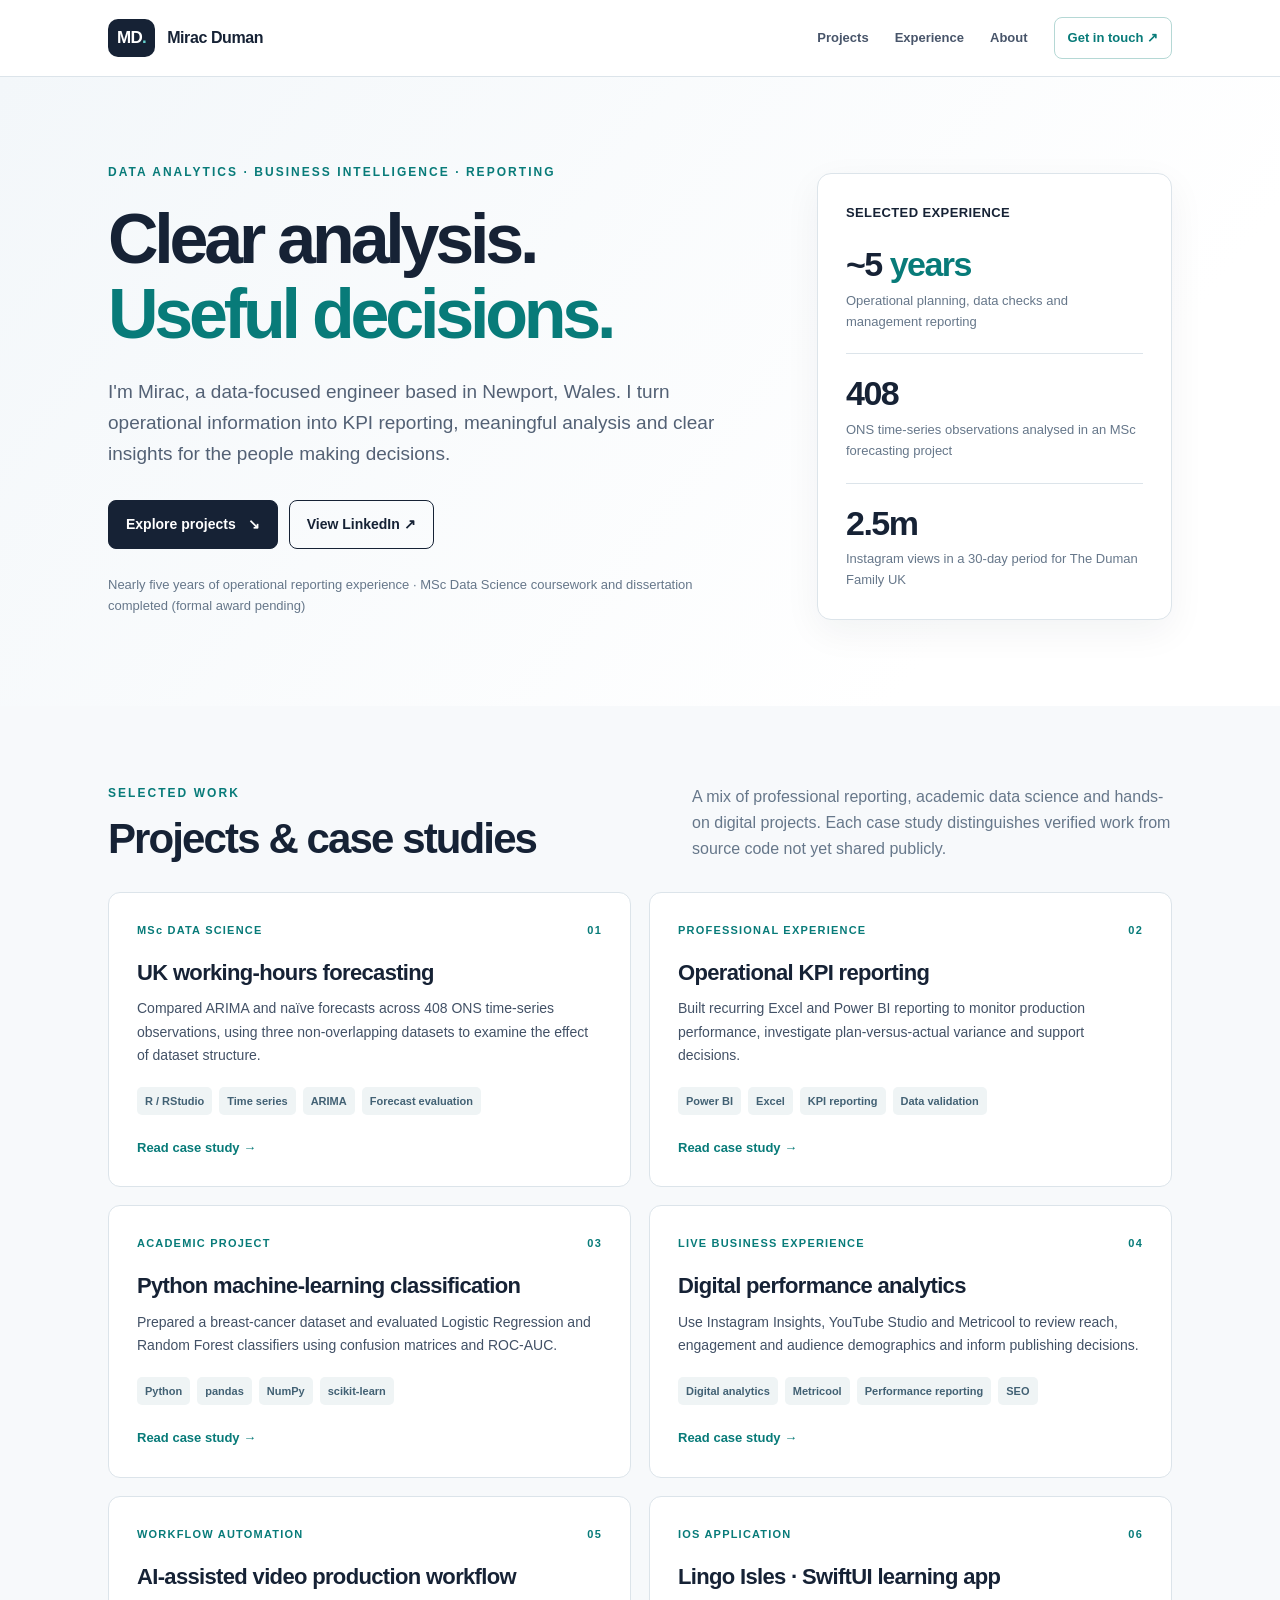
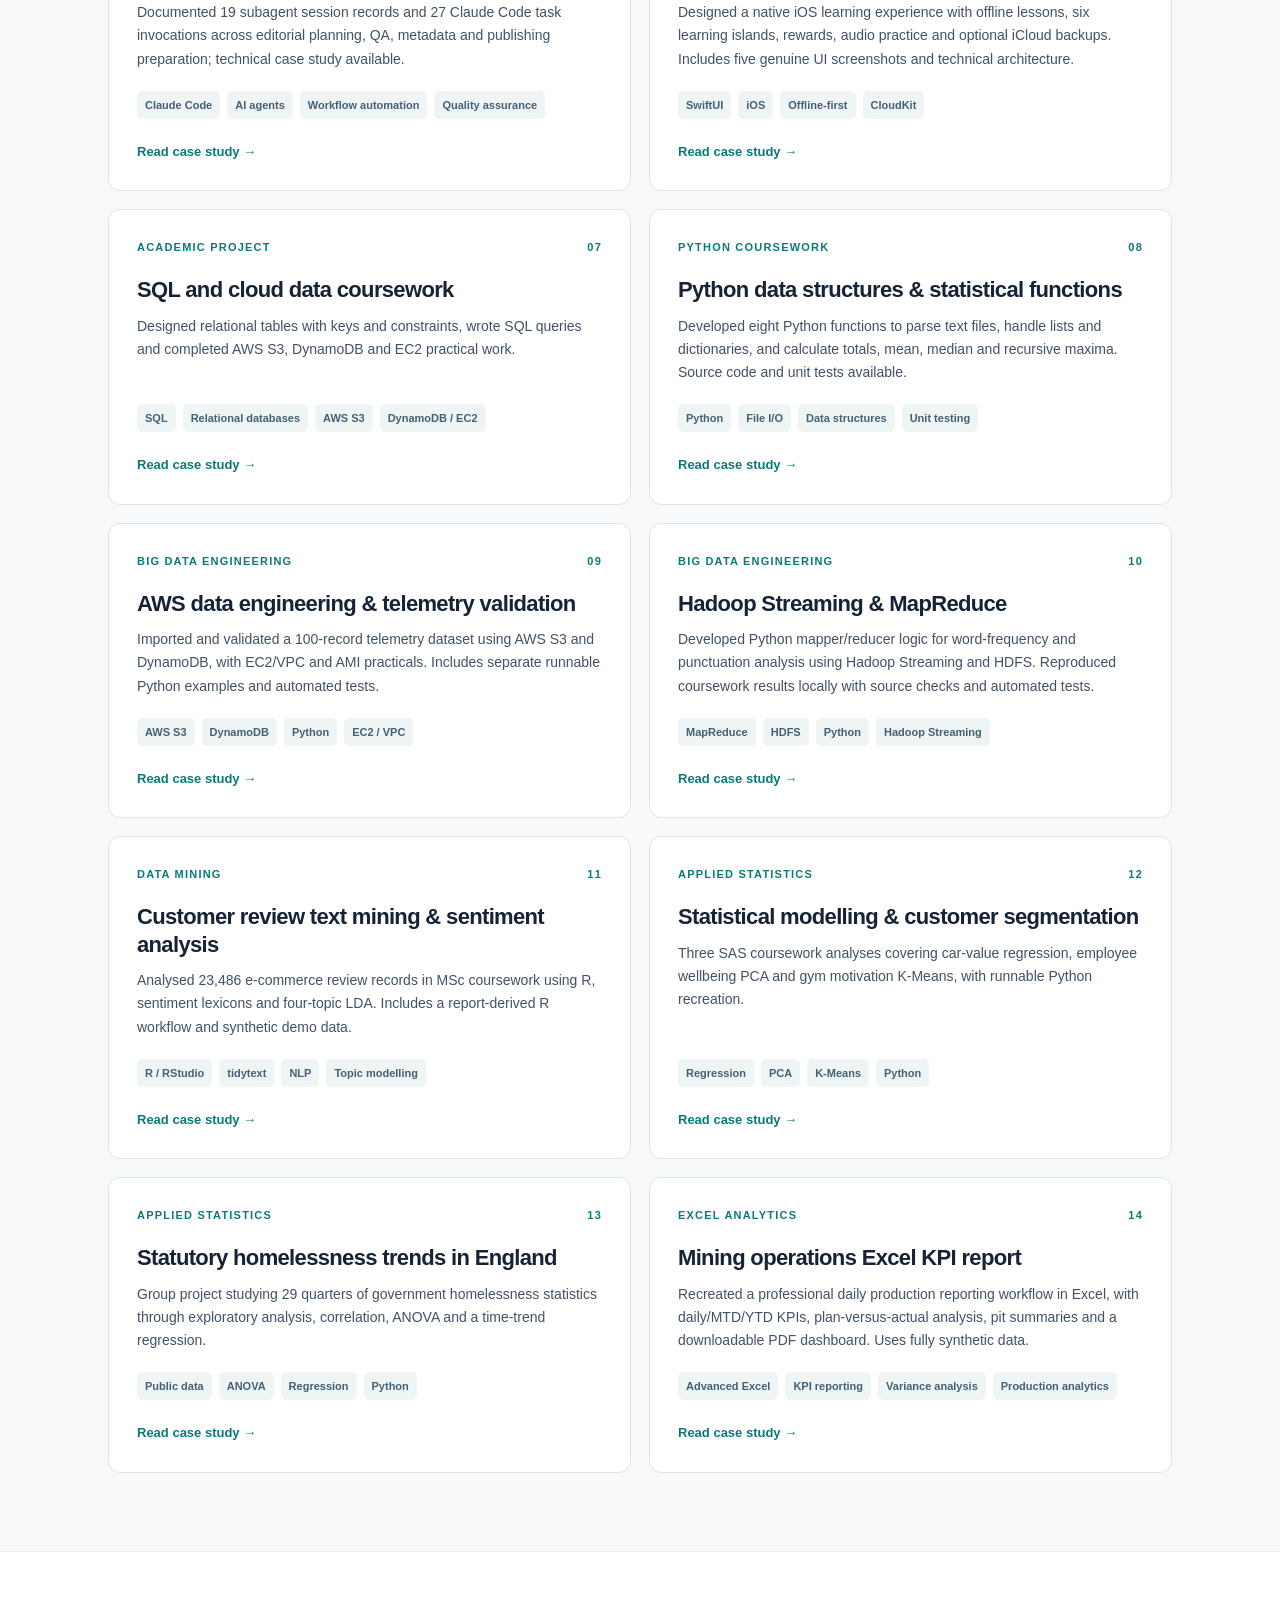
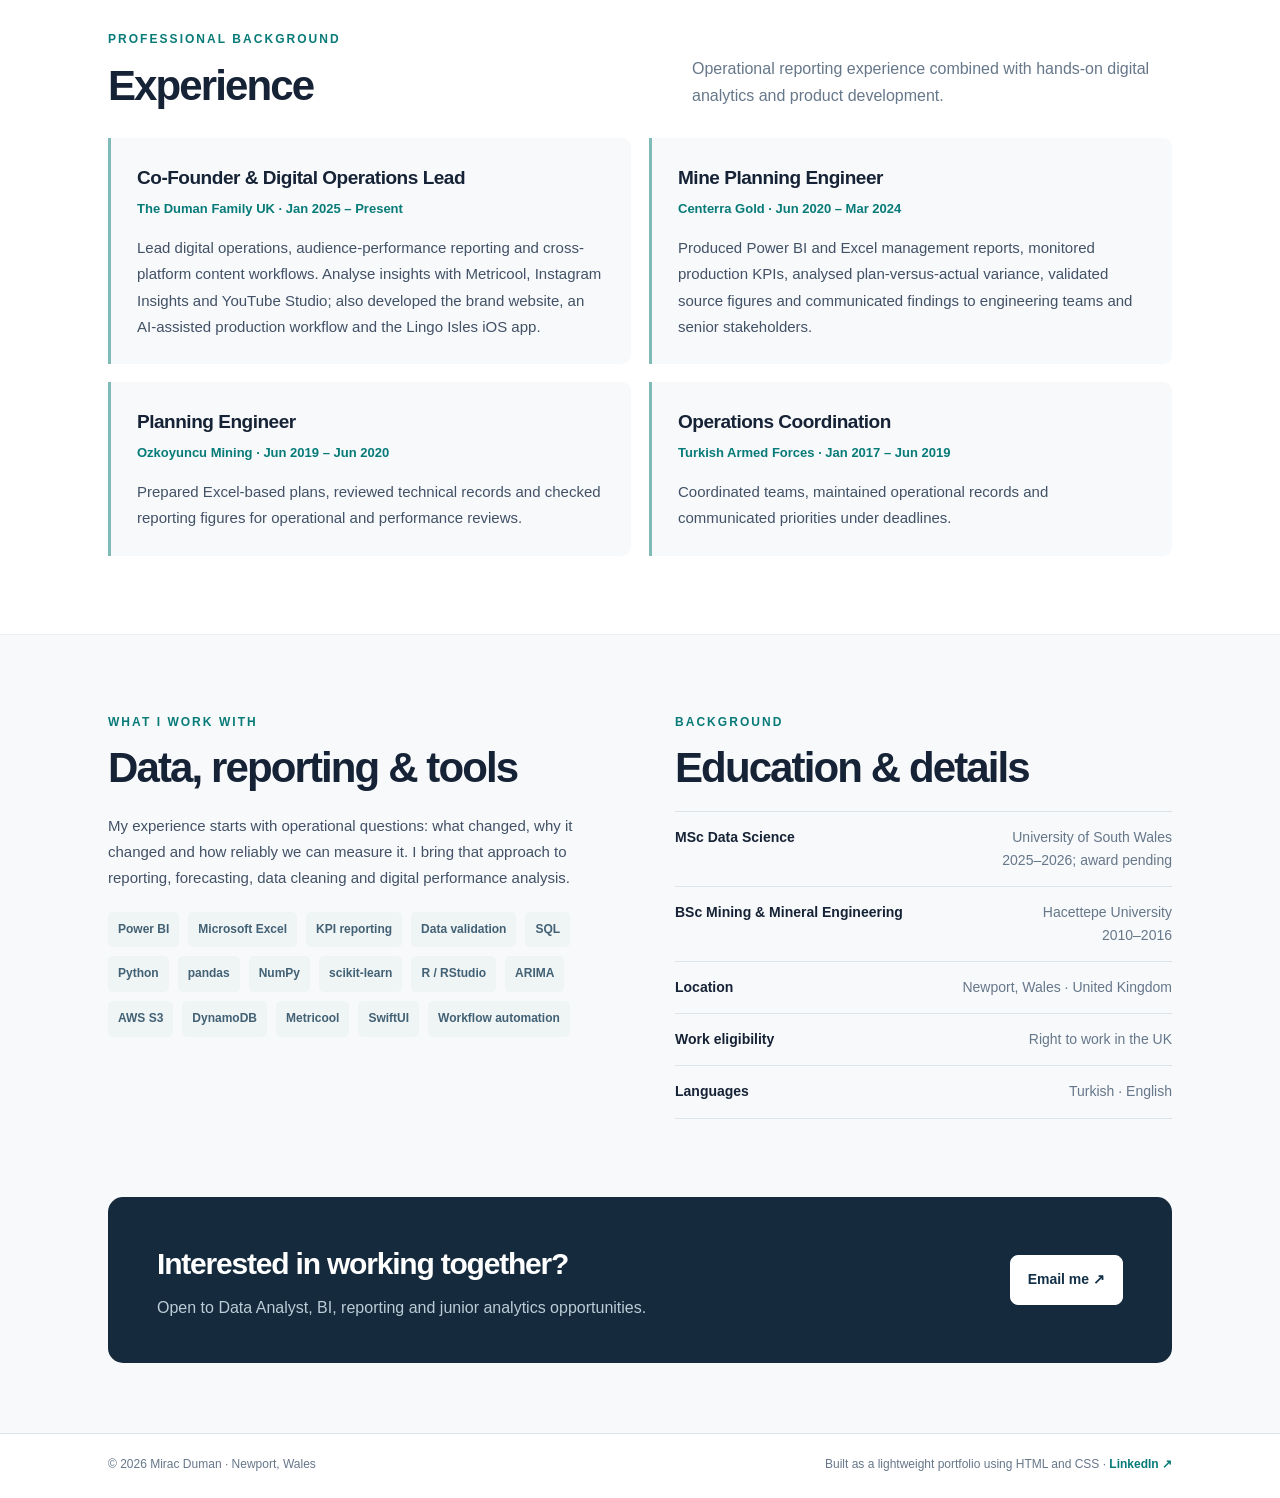
<file: index.html>
<!doctype html>
<html lang="en"><head>
<meta charset="utf-8"><meta name="viewport" content="width=device-width, initial-scale=1">
<meta name="theme-color" content="#f7f9fb">
<meta name="description" content="Mirac Duman's data analytics portfolio: Power BI, Excel, Python, SQL, forecasting, digital analytics and reporting.">
<title>Mirac Duman | Data Analyst &amp; BI Portfolio</title>
<link rel="icon" href="assets/favicon.svg" type="image/svg+xml">
<link rel="stylesheet" href="assets/style.css">
</head><body>
<header class="site-header">
  <div class="container header-inner">
    <a class="brand" href="index.html" aria-label="Mirac Duman homepage"><span class="brand-mark">MD<span>.</span></span><span>Mirac Duman</span></a>
    <nav aria-label="Main navigation"><a href="index.html#projects">Projects</a><a href="index.html#experience">Experience</a><a href="index.html#about">About</a><a class="nav-contact" href="mailto:mrcdmn03@outlook.com">Get in touch <span aria-hidden="true">↗</span></a></nav>
  </div>
</header>
<main>
<section class="hero" id="home"><div class="container hero-grid">
  <div>
    <div class="eyebrow">Data analytics · Business intelligence · Reporting</div>
    <h1>Clear analysis.<br><span>Useful decisions.</span></h1>
    <p class="lead">I'm Mirac, a data-focused engineer based in Newport, Wales. I turn operational information into KPI reporting, meaningful analysis and clear insights for the people making decisions.</p>
    <div class="button-row"><a class="btn" href="#projects">Explore projects <span aria-hidden="true">↘</span></a><a class="btn btn-outline" href="https://www.linkedin.com/in/miracduman/" target="_blank" rel="noopener noreferrer">View LinkedIn ↗</a></div>
    <p class="hero-note">Nearly five years of operational reporting experience · MSc Data Science coursework and dissertation completed (formal award pending)</p>
  </div>
  <aside class="snapshot" aria-label="Selected experience at a glance">
   <p class="snapshot-title">SELECTED EXPERIENCE</p>
   <div class="stat"><strong>~5 <em>years</em></strong><span>Operational planning, data checks and management reporting</span></div>
   <div class="stat"><strong>408</strong><span>ONS time-series observations analysed in an MSc forecasting project</span></div>
   <div class="stat"><strong>2.5m</strong><span>Instagram views in a 30-day period for The Duman Family UK</span></div>
  </aside>
</div></section>
<section class="section" id="projects"><div class="container">
 <div class="section-header"><div><div class="section-kicker">Selected work</div><h2>Projects &amp; case studies</h2></div><p class="section-intro">A mix of professional reporting, academic data science and hands-on digital projects. Each case study distinguishes verified work from source code not yet shared publicly.</p></div>
 <div class="project-grid"><article class="project-card">
 <div class="project-overline"><span>MSc DATA SCIENCE</span><span>01</span></div>
 <h3>UK working-hours forecasting</h3><p>Compared ARIMA and naïve forecasts across 408 ONS time-series observations, using three non-overlapping datasets to examine the effect of dataset structure.</p>
 <div class="tags"><span class="tag">R / RStudio</span><span class="tag">Time series</span><span class="tag">ARIMA</span><span class="tag">Forecast evaluation</span></div>
 <a class="card-link" href="projects/uk-working-hours-forecasting.html" aria-label="Read case study: UK working-hours forecasting">Read case study →</a>
</article>
<article class="project-card">
 <div class="project-overline"><span>PROFESSIONAL EXPERIENCE</span><span>02</span></div>
 <h3>Operational KPI reporting</h3><p>Built recurring Excel and Power BI reporting to monitor production performance, investigate plan-versus-actual variance and support decisions.</p>
 <div class="tags"><span class="tag">Power BI</span><span class="tag">Excel</span><span class="tag">KPI reporting</span><span class="tag">Data validation</span></div>
 <a class="card-link" href="projects/operational-kpi-reporting.html" aria-label="Read case study: Operational KPI reporting">Read case study →</a>
</article>
<article class="project-card">
 <div class="project-overline"><span>ACADEMIC PROJECT</span><span>03</span></div>
 <h3>Python machine-learning classification</h3><p>Prepared a breast-cancer dataset and evaluated Logistic Regression and Random Forest classifiers using confusion matrices and ROC-AUC.</p>
 <div class="tags"><span class="tag">Python</span><span class="tag">pandas</span><span class="tag">NumPy</span><span class="tag">scikit-learn</span></div>
 <a class="card-link" href="projects/python-classification.html" aria-label="Read case study: Python machine-learning classification">Read case study →</a>
</article>
<article class="project-card">
 <div class="project-overline"><span>LIVE BUSINESS EXPERIENCE</span><span>04</span></div>
 <h3>Digital performance analytics</h3><p>Use Instagram Insights, YouTube Studio and Metricool to review reach, engagement and audience demographics and inform publishing decisions.</p>
 <div class="tags"><span class="tag">Digital analytics</span><span class="tag">Metricool</span><span class="tag">Performance reporting</span><span class="tag">SEO</span></div>
 <a class="card-link" href="projects/digital-performance-analytics.html" aria-label="Read case study: Digital performance analytics">Read case study →</a>
</article>
<article class="project-card">
 <div class="project-overline"><span>WORKFLOW AUTOMATION</span><span>05</span></div>
 <h3>AI-assisted video production workflow</h3><p>Documented 19 subagent session records and 27 Claude Code task invocations across editorial planning, QA, metadata and publishing preparation; technical case study available.</p>
 <div class="tags"><span class="tag">Claude Code</span><span class="tag">AI agents</span><span class="tag">Workflow automation</span><span class="tag">Quality assurance</span></div>
 <a class="card-link" href="projects/ai-production-workflow.html" aria-label="Read case study: AI-assisted video production workflow">Read case study →</a>
</article>
<article class="project-card">
 <div class="project-overline"><span>IOS APPLICATION</span><span>06</span></div>
 <h3>Lingo Isles · SwiftUI learning app</h3><p>Designed a native iOS learning experience with offline lessons, six learning islands, rewards, audio practice and optional iCloud backups. Includes five genuine UI screenshots and technical architecture.</p>
 <div class="tags"><span class="tag">SwiftUI</span><span class="tag">iOS</span><span class="tag">Offline-first</span><span class="tag">CloudKit</span></div>
 <a class="card-link" href="projects/lingo-isles.html" aria-label="Read case study: Lingo Isles · English-learning app">Read case study →</a>
</article>
<article class="project-card">
 <div class="project-overline"><span>ACADEMIC PROJECT</span><span>07</span></div>
 <h3>SQL and cloud data coursework</h3><p>Designed relational tables with keys and constraints, wrote SQL queries and completed AWS S3, DynamoDB and EC2 practical work.</p>
 <div class="tags"><span class="tag">SQL</span><span class="tag">Relational databases</span><span class="tag">AWS S3</span><span class="tag">DynamoDB / EC2</span></div>
 <a class="card-link" href="projects/sql-and-cloud-coursework.html" aria-label="Read case study: SQL and cloud data coursework">Read case study →</a>
</article>
<article class="project-card">
 <div class="project-overline"><span>PYTHON COURSEWORK</span><span>08</span></div>
 <h3>Python data structures &amp; statistical functions</h3><p>Developed eight Python functions to parse text files, handle lists and dictionaries, and calculate totals, mean, median and recursive maxima. Source code and unit tests available.</p>
 <div class="tags"><span class="tag">Python</span><span class="tag">File I/O</span><span class="tag">Data structures</span><span class="tag">Unit testing</span></div>
 <a class="card-link" href="projects/python-data-structures.html" aria-label="Read case study: Python data structures">Read case study →</a>
</article>
<article class="project-card">
 <div class="project-overline"><span>BIG DATA ENGINEERING</span><span>09</span></div>
 <h3>AWS data engineering &amp; telemetry validation</h3><p>Imported and validated a 100-record telemetry dataset using AWS S3 and DynamoDB, with EC2/VPC and AMI practicals. Includes separate runnable Python examples and automated tests.</p>
 <div class="tags"><span class="tag">AWS S3</span><span class="tag">DynamoDB</span><span class="tag">Python</span><span class="tag">EC2 / VPC</span></div>
 <a class="card-link" href="projects/ecostream-aws-data-engineering.html" aria-label="Read case study: AWS data engineering and telemetry validation">Read case study →</a>
</article>
<article class="project-card">
 <div class="project-overline"><span>BIG DATA ENGINEERING</span><span>10</span></div>
 <h3>Hadoop Streaming &amp; MapReduce</h3><p>Developed Python mapper/reducer logic for word-frequency and punctuation analysis using Hadoop Streaming and HDFS. Reproduced coursework results locally with source checks and automated tests.</p>
 <div class="tags"><span class="tag">MapReduce</span><span class="tag">HDFS</span><span class="tag">Python</span><span class="tag">Hadoop Streaming</span></div>
 <a class="card-link" href="projects/hadoop-streaming-mapreduce.html" aria-label="Read case study: Hadoop Streaming and MapReduce">Read case study →</a>
</article>
<article class="project-card">
 <div class="project-overline"><span>DATA MINING</span><span>11</span></div>
 <h3>Customer review text mining &amp; sentiment analysis</h3><p>Analysed 23,486 e-commerce review records in MSc coursework using R, sentiment lexicons and four-topic LDA. Includes a report-derived R workflow and synthetic demo data.</p>
 <div class="tags"><span class="tag">R / RStudio</span><span class="tag">tidytext</span><span class="tag">NLP</span><span class="tag">Topic modelling</span></div>
 <a class="card-link" href="projects/customer-review-text-mining.html" aria-label="Read case study: Customer review text mining and sentiment analysis">Read case study →</a>
</article>
<article class="project-card">
 <div class="project-overline"><span>APPLIED STATISTICS</span><span>12</span></div>
 <h3>Statistical modelling &amp; customer segmentation</h3><p>Three SAS coursework analyses covering car-value regression, employee wellbeing PCA and gym motivation K-Means, with runnable Python recreation.</p>
 <div class="tags"><span class="tag">Regression</span><span class="tag">PCA</span><span class="tag">K-Means</span><span class="tag">Python</span></div>
 <a class="card-link" href="projects/statistical-modelling-and-segmentation.html" aria-label="Read case study: Statistical modelling and customer segmentation">Read case study →</a>
</article>
<article class="project-card">
 <div class="project-overline"><span>APPLIED STATISTICS</span><span>13</span></div>
 <h3>Statutory homelessness trends in England</h3><p>Group project studying 29 quarters of government homelessness statistics through exploratory analysis, correlation, ANOVA and a time-trend regression.</p>
 <div class="tags"><span class="tag">Public data</span><span class="tag">ANOVA</span><span class="tag">Regression</span><span class="tag">Python</span></div>
 <a class="card-link" href="projects/england-homelessness-statistics.html" aria-label="Read case study: Statutory homelessness trends in England">Read case study →</a>
</article>
<article class="project-card">
 <div class="project-overline"><span>EXCEL ANALYTICS</span><span>14</span></div>
 <h3>Mining operations Excel KPI report</h3><p>Recreated a professional daily production reporting workflow in Excel, with daily/MTD/YTD KPIs, plan-versus-actual analysis, pit summaries and a downloadable PDF dashboard. Uses fully synthetic data.</p>
 <div class="tags"><span class="tag">Advanced Excel</span><span class="tag">KPI reporting</span><span class="tag">Variance analysis</span><span class="tag">Production analytics</span></div>
 <a class="card-link" href="projects/mining-operations-excel-report.html" aria-label="Read case study: Mining operations Excel KPI reporting">Read case study →</a>
</article></div>
</div></section>
<section class="section section-alt" id="experience"><div class="container">
 <div class="section-header"><div><div class="section-kicker">Professional background</div><h2>Experience</h2></div><p class="section-intro">Operational reporting experience combined with hands-on digital analytics and product development.</p></div>
 <div class="timeline">
  <article class="job"><h3>Co-Founder &amp; Digital Operations Lead</h3><p class="meta">The Duman Family UK · Jan 2025 – Present</p><p>Lead digital operations, audience-performance reporting and cross-platform content workflows. Analyse insights with Metricool, Instagram Insights and YouTube Studio; also developed the brand website, an AI-assisted production workflow and the Lingo Isles iOS app.</p></article>
  <article class="job"><h3>Mine Planning Engineer</h3><p class="meta">Centerra Gold · Jun 2020 – Mar 2024</p><p>Produced Power BI and Excel management reports, monitored production KPIs, analysed plan-versus-actual variance, validated source figures and communicated findings to engineering teams and senior stakeholders.</p></article>
  <article class="job"><h3>Planning Engineer</h3><p class="meta">Ozkoyuncu Mining · Jun 2019 – Jun 2020</p><p>Prepared Excel-based plans, reviewed technical records and checked reporting figures for operational and performance reviews.</p></article>
  <article class="job"><h3>Operations Coordination</h3><p class="meta">Turkish Armed Forces · Jan 2017 – Jun 2019</p><p>Coordinated teams, maintained operational records and communicated priorities under deadlines.</p></article>
 </div>
</div></section>
<section class="section" id="about"><div class="container about-grid">
 <div><div class="section-kicker">What I work with</div><h2>Data, reporting &amp; tools</h2>
 <p class="about-copy" style="margin-top:21px">My experience starts with operational questions: what changed, why it changed and how reliably we can measure it. I bring that approach to reporting, forecasting, data cleaning and digital performance analysis.</p>
 <div class="stack-list"><span class="tag">Power BI</span><span class="tag">Microsoft Excel</span><span class="tag">KPI reporting</span><span class="tag">Data validation</span><span class="tag">SQL</span><span class="tag">Python</span><span class="tag">pandas</span><span class="tag">NumPy</span><span class="tag">scikit-learn</span><span class="tag">R / RStudio</span><span class="tag">ARIMA</span><span class="tag">AWS S3</span><span class="tag">DynamoDB</span><span class="tag">Metricool</span><span class="tag">SwiftUI</span><span class="tag">Workflow automation</span></div></div>
 <div><div class="section-kicker">Background</div><h2>Education &amp; details</h2>
 <div class="info-list">
  <div class="info-row"><strong>MSc Data Science</strong><span>University of South Wales<br>2025–2026; award pending</span></div>
  <div class="info-row"><strong>BSc Mining &amp; Mineral Engineering</strong><span>Hacettepe University<br>2010–2016</span></div>
  <div class="info-row"><strong>Location</strong><span>Newport, Wales · United Kingdom</span></div>
  <div class="info-row"><strong>Work eligibility</strong><span>Right to work in the UK</span></div>
  <div class="info-row"><strong>Languages</strong><span>Turkish · English</span></div>
 </div></div>
</div></section>
<section class="cta" id="contact"><div class="container"><div class="cta-inner">
 <div><h2>Interested in working together?</h2><p>Open to Data Analyst, BI, reporting and junior analytics opportunities.</p></div>
 <a class="btn" href="mailto:mrcdmn03@outlook.com?subject=Data%20Analytics%20Opportunity">Email me ↗</a>
</div></div></section>
</main>
<footer class="site-footer"><div class="container footer-inner"><span>© 2026 Mirac Duman · Newport, Wales</span><span>Built as a lightweight portfolio using HTML and CSS · <a href="https://www.linkedin.com/in/miracduman/" target="_blank" rel="noopener noreferrer">LinkedIn ↗</a></span></div></footer>
</body></html>
</file>
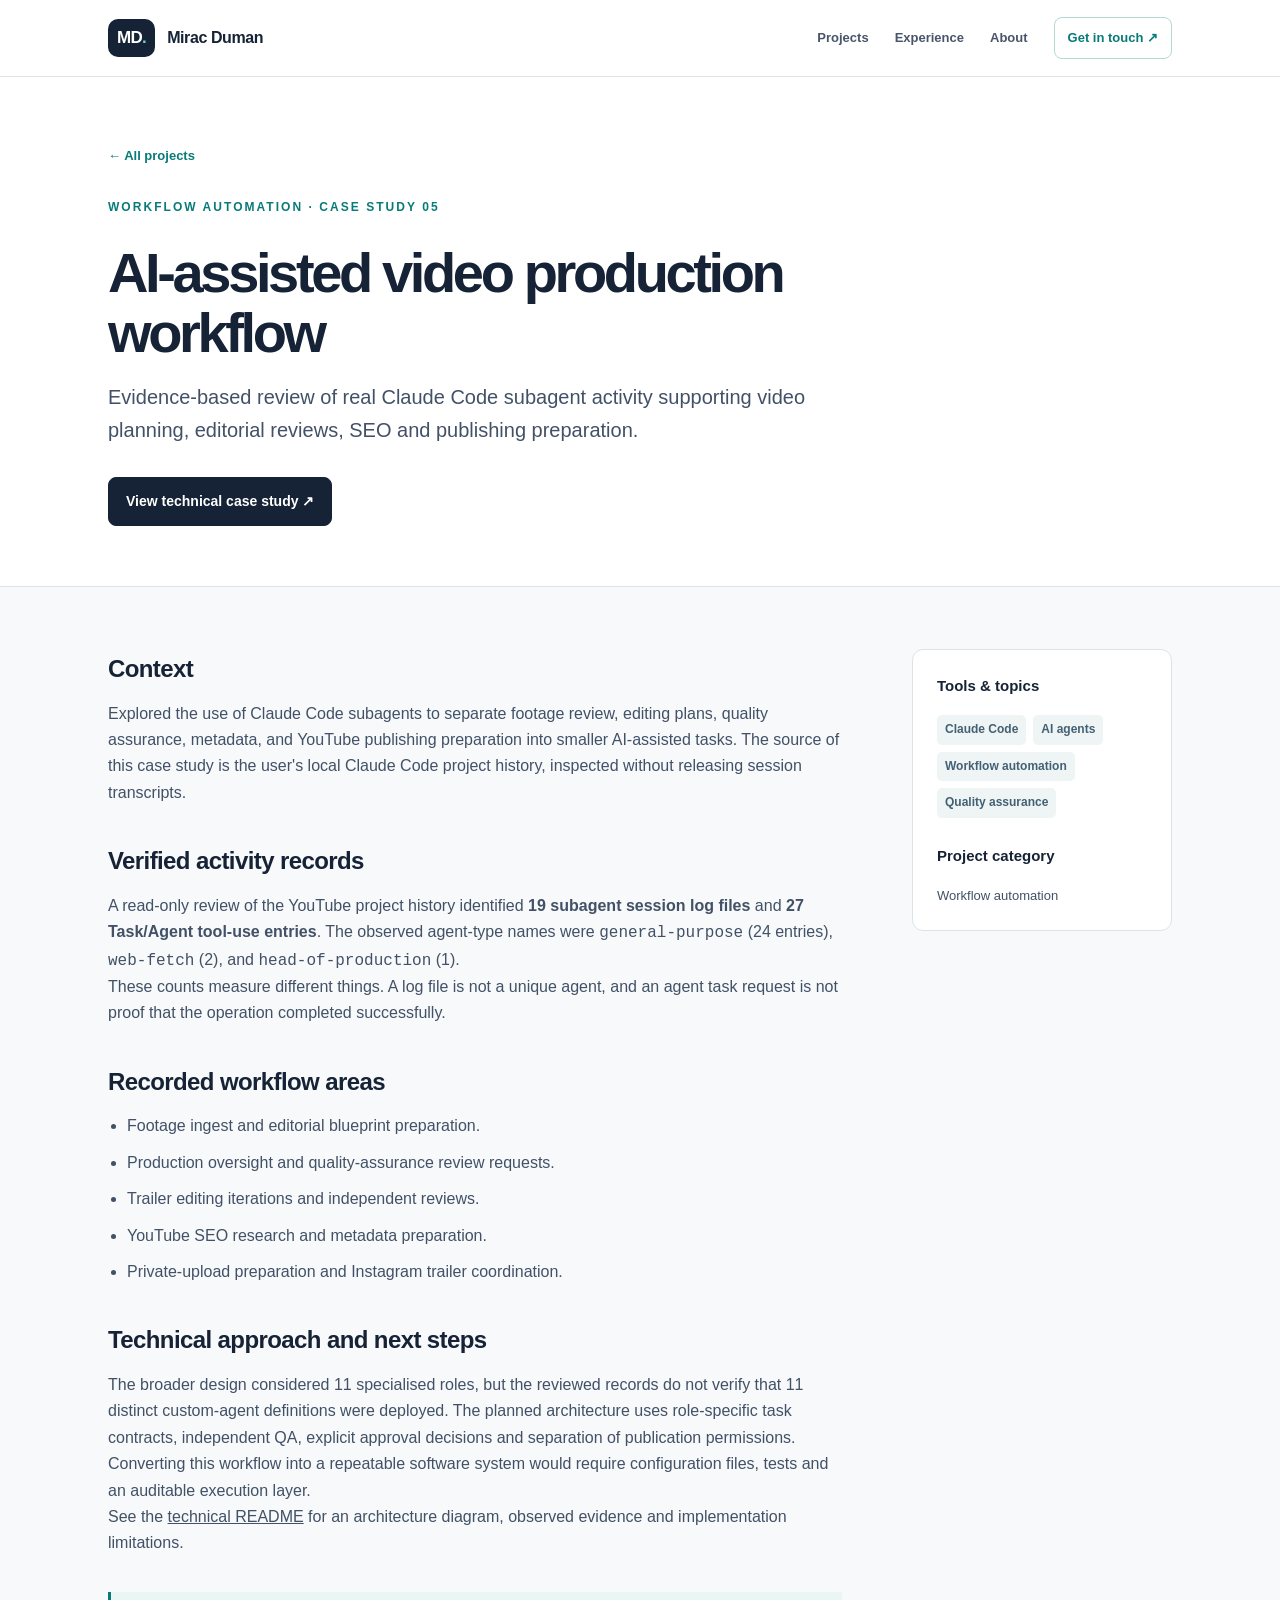
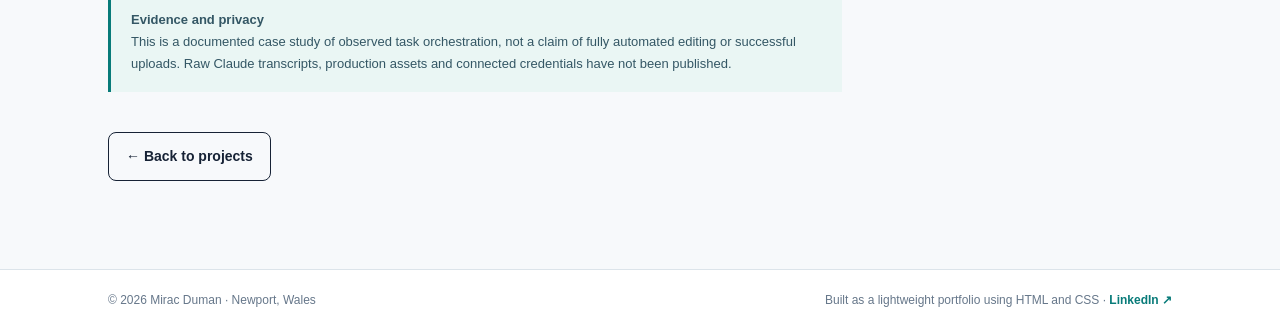
<file: projects/ai-production-workflow.html>
<!doctype html><html lang="en"><head><meta charset="utf-8"><meta name="viewport" content="width=device-width, initial-scale=1"><meta name="theme-color" content="#f7f9fb"><meta name="description" content="Documented and analysed real Claude Code task delegation across video planning, editorial QA, SEO and publishing preparation."><title>AI-assisted video production workflow | Mirac Duman</title><link rel="icon" href="../assets/favicon.svg" type="image/svg+xml"><link rel="stylesheet" href="../assets/style.css"></head><body>
<header class="site-header"><div class="container header-inner"><a class="brand" href="../index.html"><span class="brand-mark">MD<span>.</span></span><span>Mirac Duman</span></a><nav aria-label="Main navigation"><a href="../index.html#projects">Projects</a><a href="../index.html#experience">Experience</a><a href="../index.html#about">About</a><a class="nav-contact" href="mailto:mrcdmn03@outlook.com">Get in touch ↗</a></nav></div></header>
<main><section class="case-hero"><div class="container"><a class="back-link" href="../index.html#projects">← All projects</a><div class="eyebrow" style="margin-top:30px">WORKFLOW AUTOMATION · CASE STUDY 05</div><h1>AI-assisted video production workflow</h1><p class="case-subtitle">Evidence-based review of real Claude Code subagent activity supporting video planning, editorial reviews, SEO and publishing preparation.</p><div class="button-row"><a class="btn" href="https://github.com/mrcdmn03/mrcdmn03.github.io/blob/main/research/ai-video-automation/README.md" target="_blank" rel="noopener noreferrer">View technical case study ↗</a></div></div></section>
<section class="case-section"><div class="container case-layout"><div><div class="case-block"><h2>Context</h2><p>Explored the use of Claude Code subagents to separate footage review, editing plans, quality assurance, metadata, and YouTube publishing preparation into smaller AI-assisted tasks. The source of this case study is the user's local Claude Code project history, inspected without releasing session transcripts.</p></div>
<div class="case-block"><h2>Verified activity records</h2><p>A read-only review of the YouTube project history identified <strong>19 subagent session log files</strong> and <strong>27 Task/Agent tool-use entries</strong>. The observed agent-type names were <code>general-purpose</code> (24 entries), <code>web-fetch</code> (2), and <code>head-of-production</code> (1).</p><p>These counts measure different things. A log file is not a unique agent, and an agent task request is not proof that the operation completed successfully.</p></div>
<div class="case-block"><h2>Recorded workflow areas</h2><ul><li>Footage ingest and editorial blueprint preparation.</li><li>Production oversight and quality-assurance review requests.</li><li>Trailer editing iterations and independent reviews.</li><li>YouTube SEO research and metadata preparation.</li><li>Private-upload preparation and Instagram trailer coordination.</li></ul></div>
<div class="case-block"><h2>Technical approach and next steps</h2><p>The broader design considered 11 specialised roles, but the reviewed records do not verify that 11 distinct custom-agent definitions were deployed. The planned architecture uses role-specific task contracts, independent QA, explicit approval decisions and separation of publication permissions. Converting this workflow into a repeatable software system would require configuration files, tests and an auditable execution layer.</p><p>See the <a href="https://github.com/mrcdmn03/mrcdmn03.github.io/blob/main/research/ai-video-automation/README.md" target="_blank" rel="noopener noreferrer">technical README</a> for an architecture diagram, observed evidence and implementation limitations.</p></div>
<div class="note"><strong>Evidence and privacy</strong><br>This is a documented case study of observed task orchestration, not a claim of fully automated editing or successful uploads. Raw Claude transcripts, production assets and connected credentials have not been published.</div><div style="margin-top:40px"><a class="btn btn-outline" href="../index.html#projects">← Back to projects</a></div></div><aside class="aside"><h2>Tools &amp; topics</h2><div class="tags"><span class="tag">Claude Code</span><span class="tag">AI agents</span><span class="tag">Workflow automation</span><span class="tag">Quality assurance</span></div><h2>Project category</h2><p>Workflow automation</p></aside></div></section></main>
<footer class="site-footer"><div class="container footer-inner"><span>© 2026 Mirac Duman · Newport, Wales</span><span>Built as a lightweight portfolio using HTML and CSS · <a href="https://www.linkedin.com/in/miracduman/" target="_blank" rel="noopener noreferrer">LinkedIn ↗</a></span></div></footer>
</body></html>
</file>
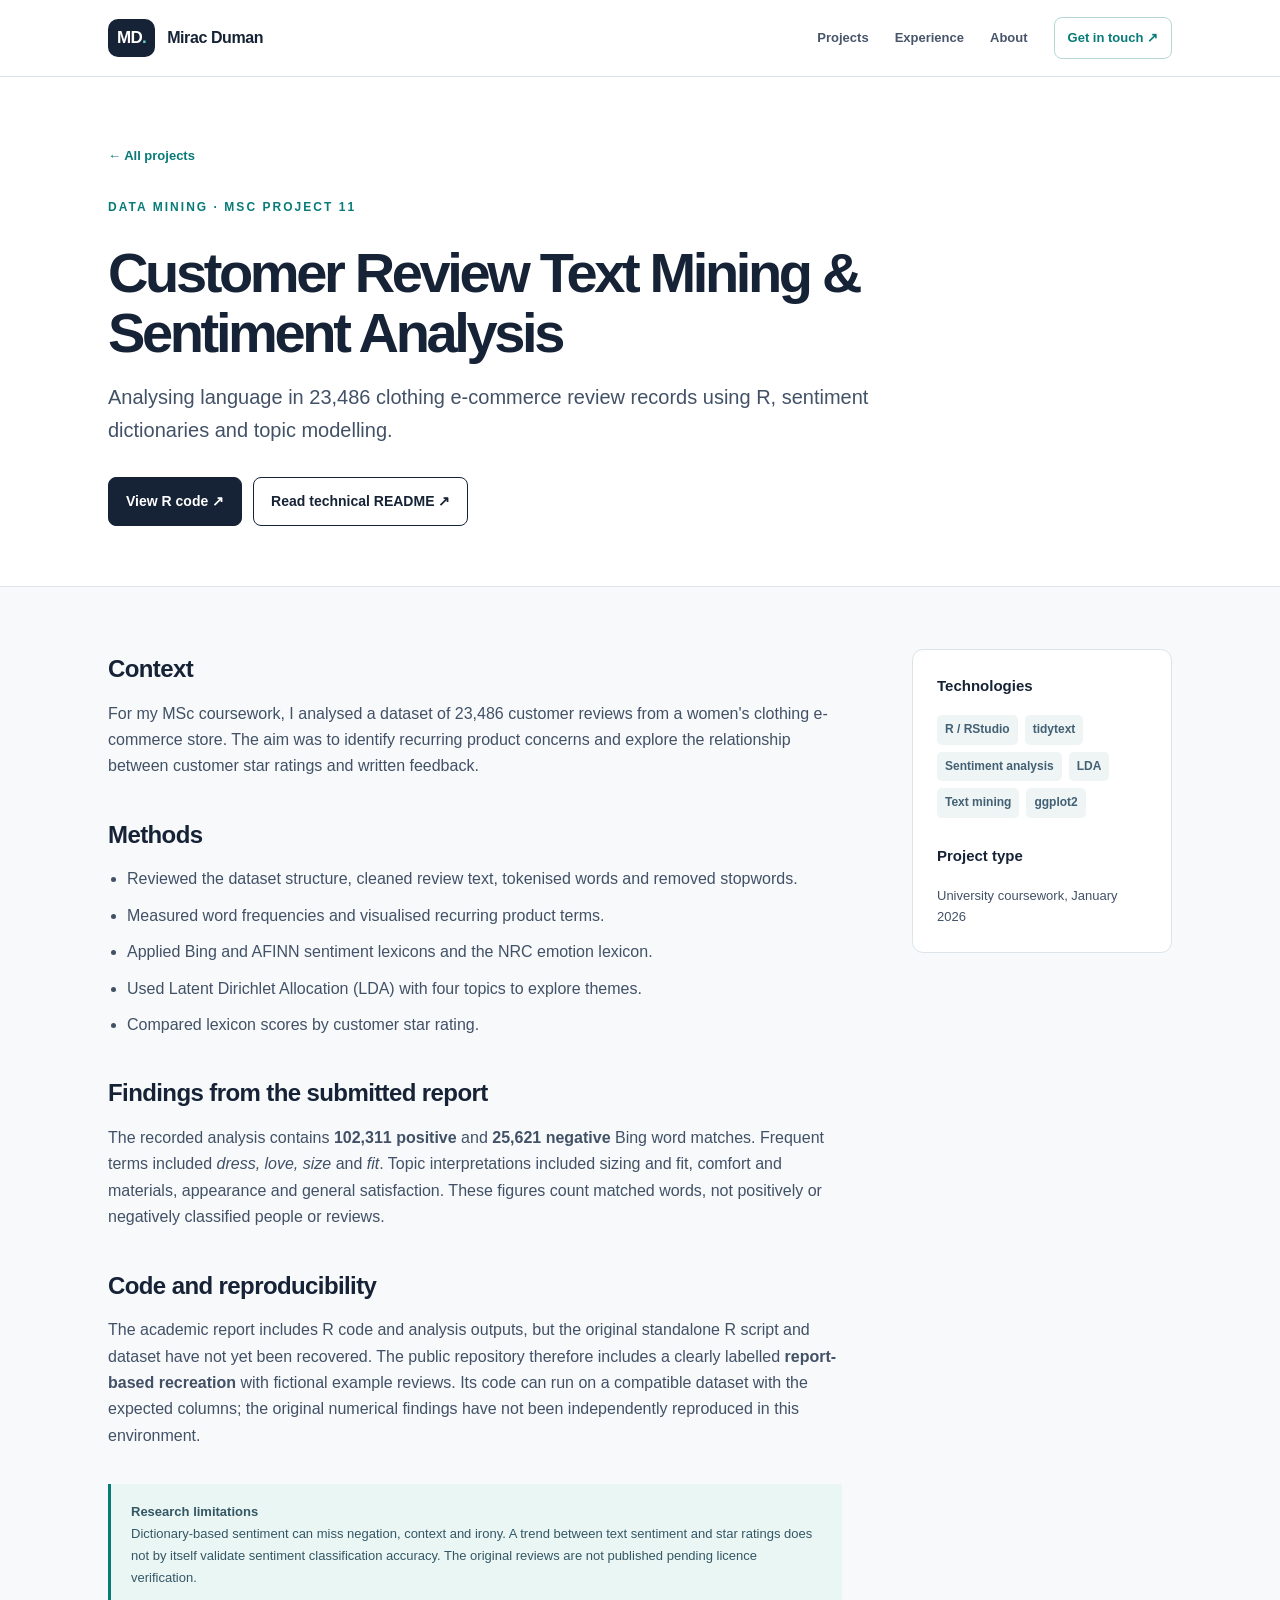
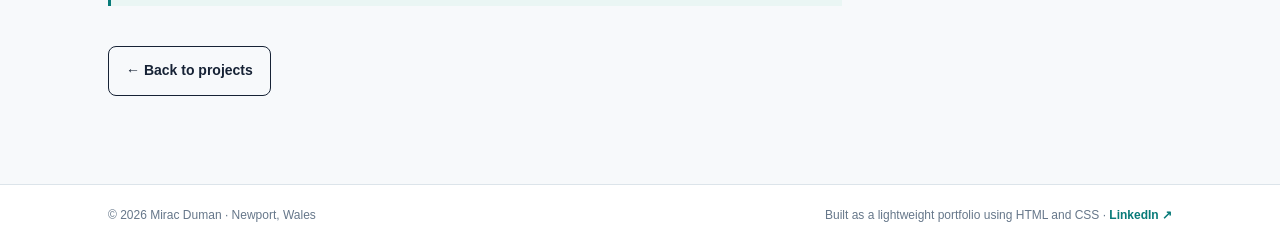
<file: projects/customer-review-text-mining.html>
<!doctype html><html lang="en"><head>
<meta charset="utf-8"><meta name="viewport" content="width=device-width, initial-scale=1">
<meta name="theme-color" content="#f7f9fb">
<meta name="description" content="MSc Data Mining coursework: text mining, Bing/AFINN/NRC sentiment analysis and four-topic LDA modelling on 23,486 customer reviews, with a documented R recreation.">
<title>Customer Review Text Mining &amp; Sentiment Analysis | Mirac Duman</title>
<link rel="icon" href="../assets/favicon.svg" type="image/svg+xml"><link rel="stylesheet" href="../assets/style.css">
</head><body>
<header class="site-header"><div class="container header-inner"><a class="brand" href="../index.html"><span class="brand-mark">MD<span>.</span></span><span>Mirac Duman</span></a><nav aria-label="Main navigation"><a href="../index.html#projects">Projects</a><a href="../index.html#experience">Experience</a><a href="../index.html#about">About</a><a class="nav-contact" href="mailto:mrcdmn03@outlook.com">Get in touch ↗</a></nav></div></header>
<main><section class="case-hero"><div class="container"><a class="back-link" href="../index.html#projects">← All projects</a>
<div class="eyebrow" style="margin-top:30px">DATA MINING · MSc PROJECT 11</div>
<h1>Customer Review Text Mining &amp; Sentiment Analysis</h1>
<p class="case-subtitle">Analysing language in 23,486 clothing e-commerce review records using R, sentiment dictionaries and topic modelling.</p>
<div class="button-row"><a class="btn" href="https://github.com/mrcdmn03/mrcdmn03.github.io/tree/main/research/customer-review-text-mining" target="_blank" rel="noopener noreferrer">View R code ↗</a><a class="btn btn-outline" href="https://github.com/mrcdmn03/mrcdmn03.github.io/blob/main/research/customer-review-text-mining/README.md" target="_blank" rel="noopener noreferrer">Read technical README ↗</a></div>
</div></section>
<section class="case-section"><div class="container case-layout"><div>
<div class="case-block"><h2>Context</h2><p>For my MSc coursework, I analysed a dataset of 23,486 customer reviews from a women's clothing e-commerce store. The aim was to identify recurring product concerns and explore the relationship between customer star ratings and written feedback.</p></div>
<div class="case-block"><h2>Methods</h2><ul>
<li>Reviewed the dataset structure, cleaned review text, tokenised words and removed stopwords.</li>
<li>Measured word frequencies and visualised recurring product terms.</li>
<li>Applied Bing and AFINN sentiment lexicons and the NRC emotion lexicon.</li>
<li>Used Latent Dirichlet Allocation (LDA) with four topics to explore themes.</li>
<li>Compared lexicon scores by customer star rating.</li>
</ul></div>
<div class="case-block"><h2>Findings from the submitted report</h2>
<p>The recorded analysis contains <strong>102,311 positive</strong> and <strong>25,621 negative</strong> Bing word matches. Frequent terms included <em>dress, love, size</em> and <em>fit</em>. Topic interpretations included sizing and fit, comfort and materials, appearance and general satisfaction. These figures count matched words, not positively or negatively classified people or reviews.</p></div>
<div class="case-block"><h2>Code and reproducibility</h2><p>The academic report includes R code and analysis outputs, but the original standalone R script and dataset have not yet been recovered. The public repository therefore includes a clearly labelled <strong>report-based recreation</strong> with fictional example reviews. Its code can run on a compatible dataset with the expected columns; the original numerical findings have not been independently reproduced in this environment.</p></div>
<div class="note"><strong>Research limitations</strong><br>Dictionary-based sentiment can miss negation, context and irony. A trend between text sentiment and star ratings does not by itself validate sentiment classification accuracy. The original reviews are not published pending licence verification.</div>
<div style="margin-top:40px"><a class="btn btn-outline" href="../index.html#projects">← Back to projects</a></div>
</div>
<aside class="aside"><h2>Technologies</h2><div class="tags"><span class="tag">R / RStudio</span><span class="tag">tidytext</span><span class="tag">Sentiment analysis</span><span class="tag">LDA</span><span class="tag">Text mining</span><span class="tag">ggplot2</span></div><h2>Project type</h2><p>University coursework, January 2026</p></aside>
</div></section></main>
<footer class="site-footer"><div class="container footer-inner"><span>© 2026 Mirac Duman · Newport, Wales</span><span>Built as a lightweight portfolio using HTML and CSS · <a href="https://www.linkedin.com/in/miracduman/" target="_blank" rel="noopener noreferrer">LinkedIn ↗</a></span></div></footer>
</body></html>
</file>
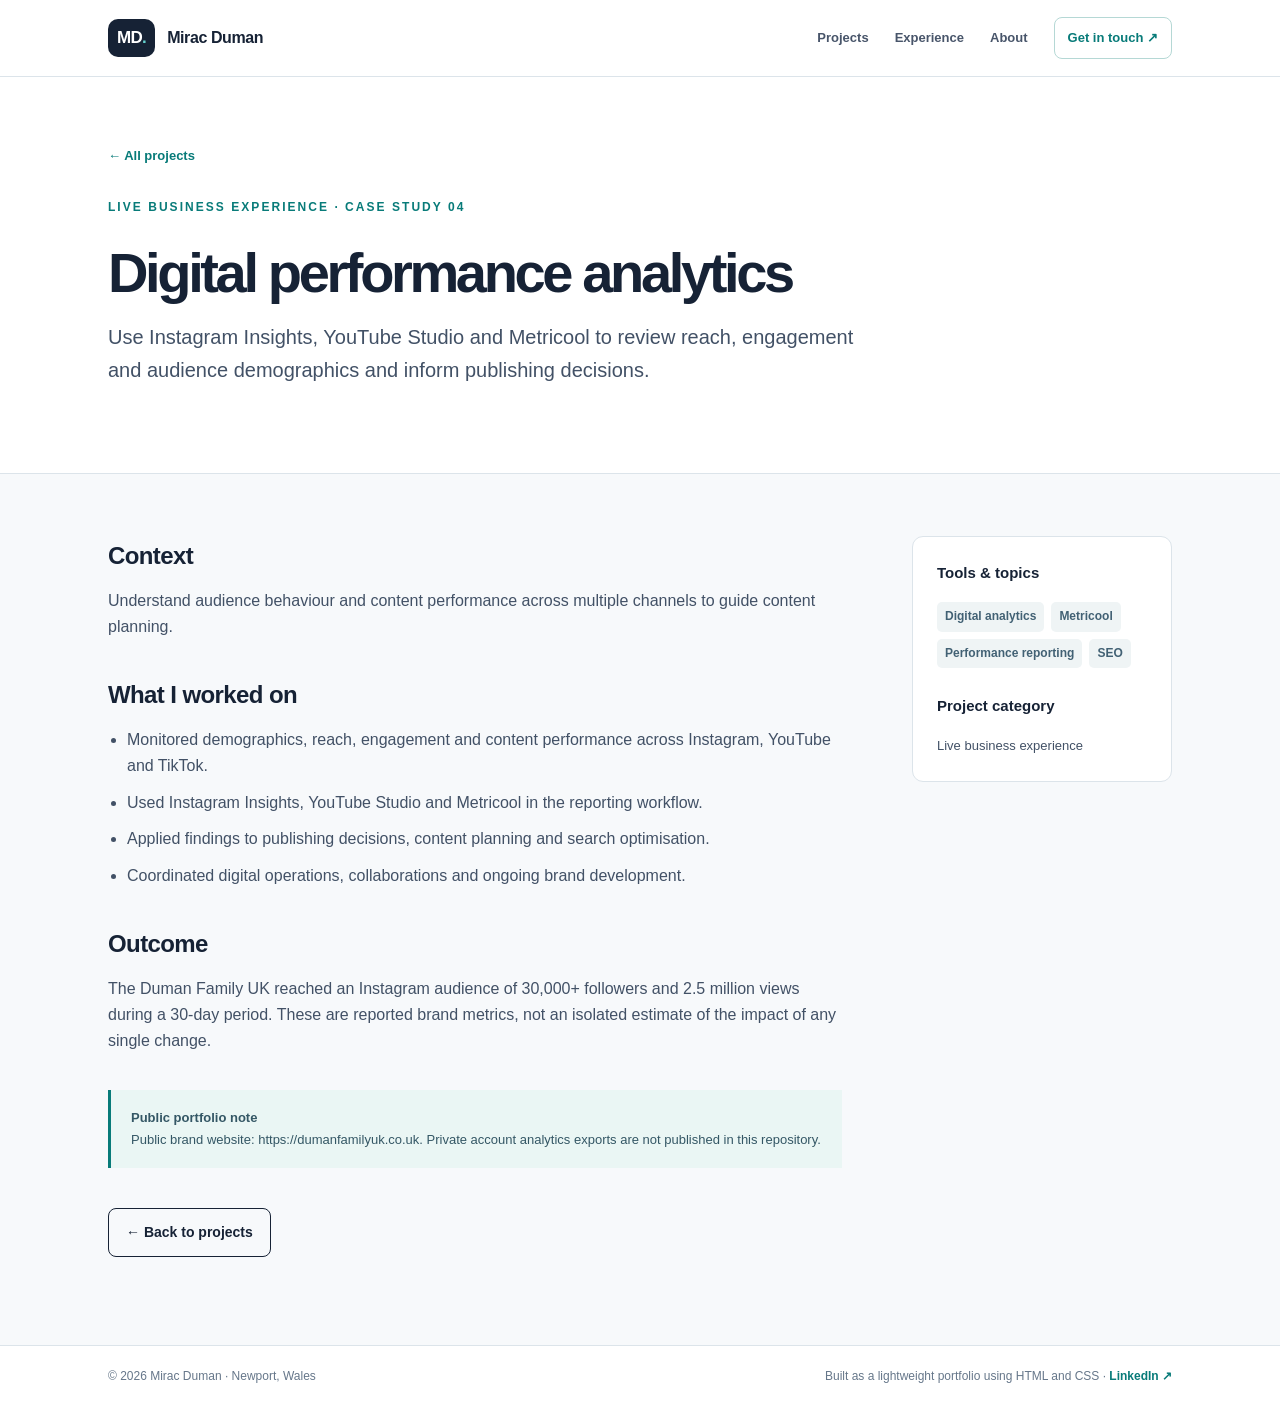
<file: projects/digital-performance-analytics.html>
<!doctype html><html lang="en"><head><meta charset="utf-8"><meta name="viewport" content="width=device-width, initial-scale=1"><meta name="theme-color" content="#f7f9fb"><meta name="description" content="Use Instagram Insights, YouTube Studio and Metricool to review reach, engagement and audience demographics and inform publishing decisions."><title>Digital performance analytics | Mirac Duman</title><link rel="icon" href="../assets/favicon.svg" type="image/svg+xml"><link rel="stylesheet" href="../assets/style.css"></head><body>
<header class="site-header"><div class="container header-inner"><a class="brand" href="../index.html"><span class="brand-mark">MD<span>.</span></span><span>Mirac Duman</span></a><nav aria-label="Main navigation"><a href="../index.html#projects">Projects</a><a href="../index.html#experience">Experience</a><a href="../index.html#about">About</a><a class="nav-contact" href="mailto:mrcdmn03@outlook.com">Get in touch ↗</a></nav></div></header>
<main><section class="case-hero"><div class="container"><a class="back-link" href="../index.html#projects">← All projects</a><div class="eyebrow" style="margin-top:30px">LIVE BUSINESS EXPERIENCE · CASE STUDY 04</div><h1>Digital performance analytics</h1><p class="case-subtitle">Use Instagram Insights, YouTube Studio and Metricool to review reach, engagement and audience demographics and inform publishing decisions.</p></div></section>
<section class="case-section"><div class="container case-layout"><div><div class="case-block"><h2>Context</h2><p>Understand audience behaviour and content performance across multiple channels to guide content planning.</p></div><div class="case-block"><h2>What I worked on</h2><ul><li>Monitored demographics, reach, engagement and content performance across Instagram, YouTube and TikTok.</li><li>Used Instagram Insights, YouTube Studio and Metricool in the reporting workflow.</li><li>Applied findings to publishing decisions, content planning and search optimisation.</li><li>Coordinated digital operations, collaborations and ongoing brand development.</li></ul></div><div class="case-block"><h2>Outcome</h2><p>The Duman Family UK reached an Instagram audience of 30,000+ followers and 2.5 million views during a 30-day period. These are reported brand metrics, not an isolated estimate of the impact of any single change.</p></div><div class="note"><strong>Public portfolio note</strong><br>Public brand website: https://dumanfamilyuk.co.uk. Private account analytics exports are not published in this repository.</div><div style="margin-top:40px"><a class="btn btn-outline" href="../index.html#projects">← Back to projects</a></div></div><aside class="aside"><h2>Tools &amp; topics</h2><div class="tags"><span class="tag">Digital analytics</span><span class="tag">Metricool</span><span class="tag">Performance reporting</span><span class="tag">SEO</span></div><h2>Project category</h2><p>Live business experience</p></aside></div></section></main>
<footer class="site-footer"><div class="container footer-inner"><span>© 2026 Mirac Duman · Newport, Wales</span><span>Built as a lightweight portfolio using HTML and CSS · <a href="https://www.linkedin.com/in/miracduman/" target="_blank" rel="noopener noreferrer">LinkedIn ↗</a></span></div></footer>
</body></html>
</file>
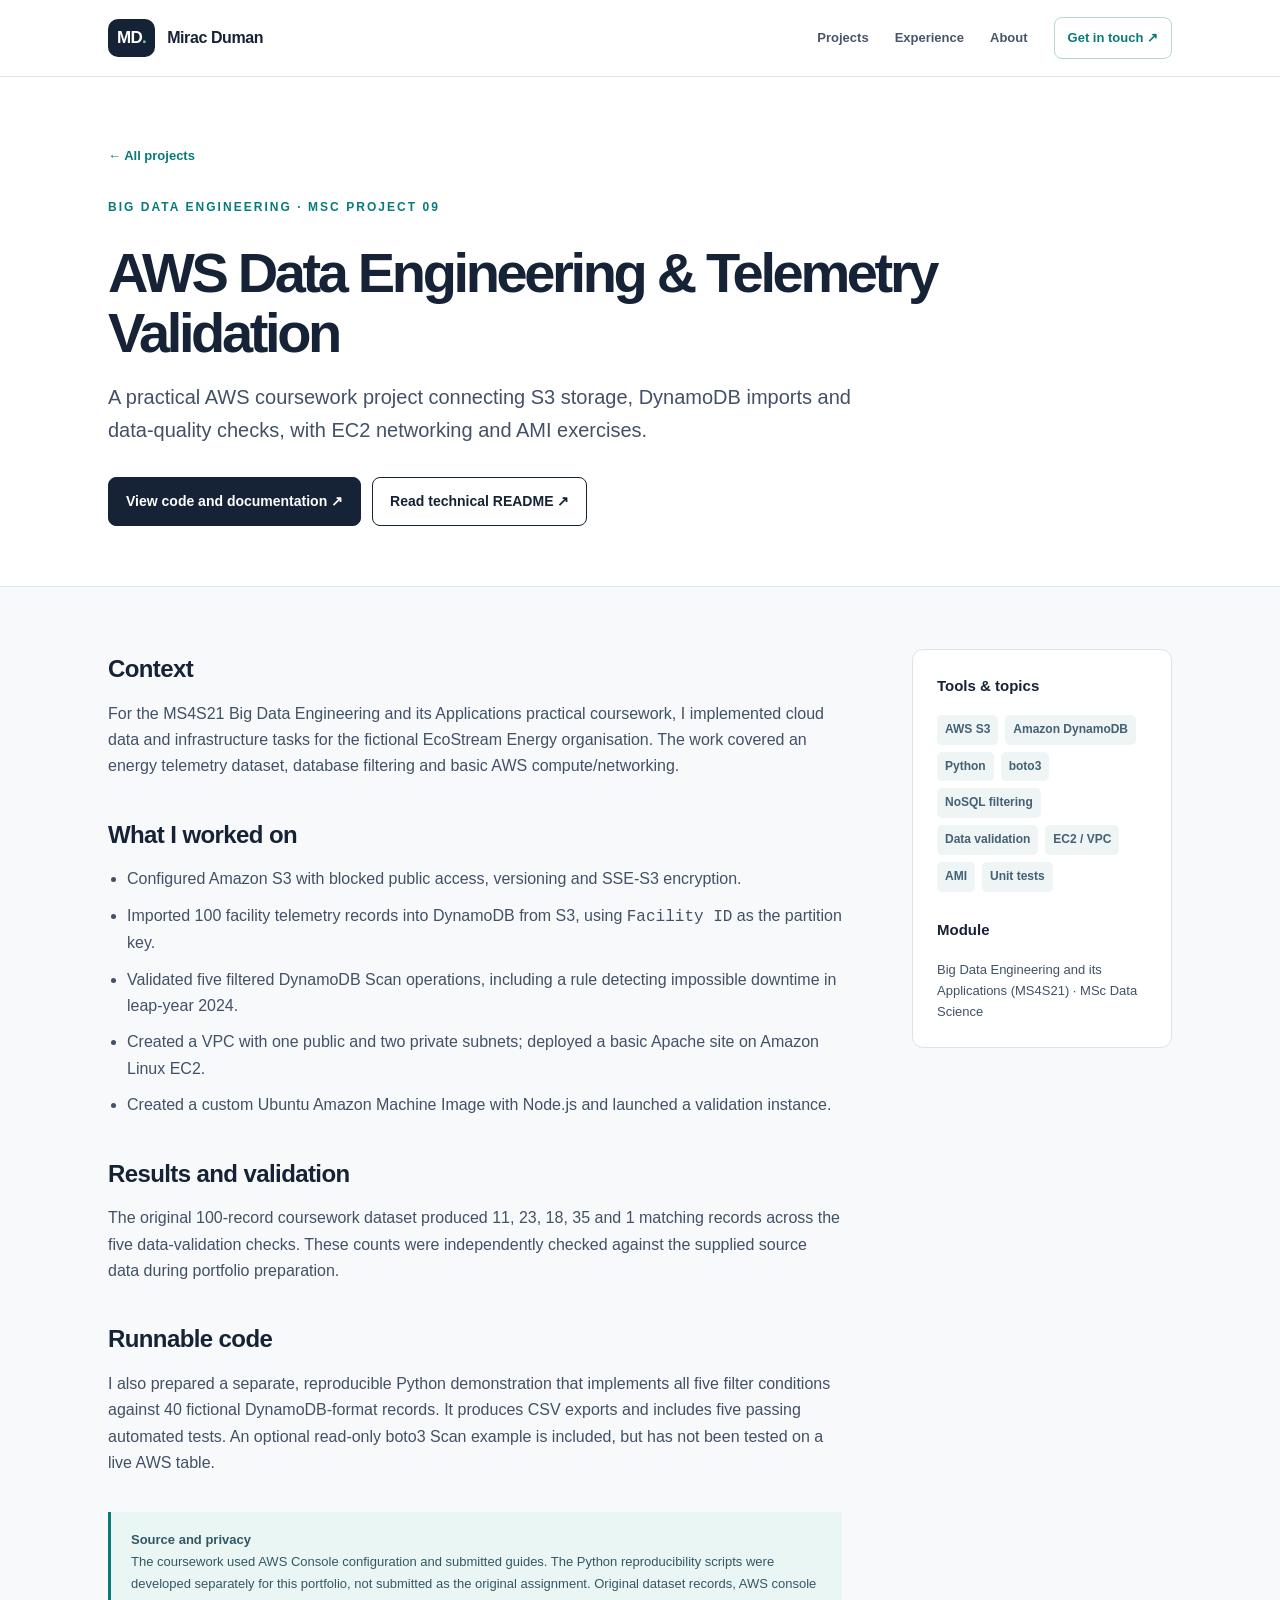
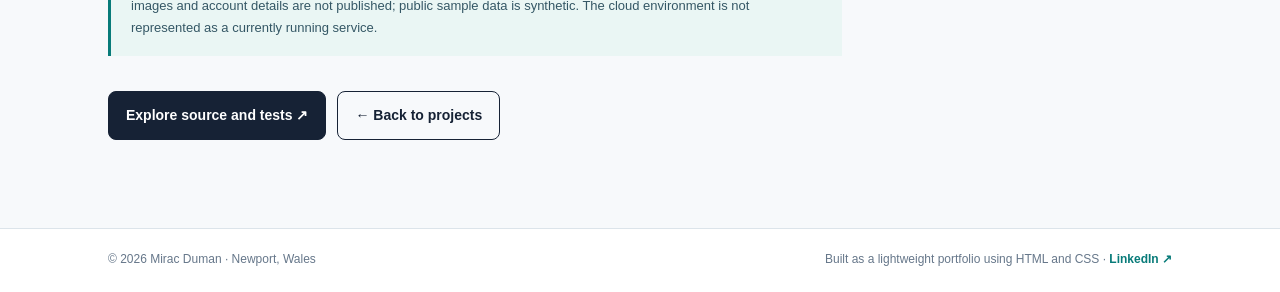
<file: projects/ecostream-aws-data-engineering.html>
<!doctype html><html lang="en"><head><meta charset="utf-8"><meta name="viewport" content="width=device-width, initial-scale=1"><meta name="theme-color" content="#f7f9fb"><meta name="description" content="AWS data engineering coursework: S3 to DynamoDB telemetry import, five filtered Scan validations, VPC and EC2 deployment, and a reproducible Python demonstration."><title>AWS Data Engineering &amp; Telemetry Validation | Mirac Duman</title><link rel="icon" href="../assets/favicon.svg" type="image/svg+xml"><link rel="stylesheet" href="../assets/style.css"></head><body>
<header class="site-header"><div class="container header-inner"><a class="brand" href="../index.html"><span class="brand-mark">MD<span>.</span></span><span>Mirac Duman</span></a><nav aria-label="Main navigation"><a href="../index.html#projects">Projects</a><a href="../index.html#experience">Experience</a><a href="../index.html#about">About</a><a class="nav-contact" href="mailto:mrcdmn03@outlook.com">Get in touch ↗</a></nav></div></header>
<main><section class="case-hero"><div class="container"><a class="back-link" href="../index.html#projects">← All projects</a><div class="eyebrow" style="margin-top:30px">BIG DATA ENGINEERING · MSc PROJECT 09</div><h1>AWS Data Engineering &amp; Telemetry Validation</h1><p class="case-subtitle">A practical AWS coursework project connecting S3 storage, DynamoDB imports and data-quality checks, with EC2 networking and AMI exercises.</p><div class="button-row"><a class="btn" href="https://github.com/mrcdmn03/mrcdmn03.github.io/tree/main/research/ecostream-aws-data-engineering" target="_blank" rel="noopener noreferrer">View code and documentation ↗</a><a class="btn btn-outline" href="https://github.com/mrcdmn03/mrcdmn03.github.io/blob/main/research/ecostream-aws-data-engineering/README.md" target="_blank" rel="noopener noreferrer">Read technical README ↗</a></div></div></section>
<section class="case-section"><div class="container case-layout"><div>
 <div class="case-block"><h2>Context</h2><p>For the MS4S21 Big Data Engineering and its Applications practical coursework, I implemented cloud data and infrastructure tasks for the fictional EcoStream Energy organisation. The work covered an energy telemetry dataset, database filtering and basic AWS compute/networking.</p></div>
 <div class="case-block"><h2>What I worked on</h2><ul>
 <li>Configured Amazon S3 with blocked public access, versioning and SSE-S3 encryption.</li>
 <li>Imported 100 facility telemetry records into DynamoDB from S3, using <code>Facility ID</code> as the partition key.</li>
 <li>Validated five filtered DynamoDB Scan operations, including a rule detecting impossible downtime in leap-year 2024.</li>
 <li>Created a VPC with one public and two private subnets; deployed a basic Apache site on Amazon Linux EC2.</li>
 <li>Created a custom Ubuntu Amazon Machine Image with Node.js and launched a validation instance.</li>
 </ul></div>
 <div class="case-block"><h2>Results and validation</h2><p>The original 100-record coursework dataset produced 11, 23, 18, 35 and 1 matching records across the five data-validation checks. These counts were independently checked against the supplied source data during portfolio preparation.</p></div>
 <div class="case-block"><h2>Runnable code</h2><p>I also prepared a separate, reproducible Python demonstration that implements all five filter conditions against 40 fictional DynamoDB-format records. It produces CSV exports and includes five passing automated tests. An optional read-only boto3 Scan example is included, but has not been tested on a live AWS table.</p></div>
 <div class="note"><strong>Source and privacy</strong><br>The coursework used AWS Console configuration and submitted guides. The Python reproducibility scripts were developed separately for this portfolio, not submitted as the original assignment. Original dataset records, AWS console images and account details are not published; public sample data is synthetic. The cloud environment is not represented as a currently running service.</div>
 <div class="button-row" style="margin-top:35px"><a class="btn" href="https://github.com/mrcdmn03/mrcdmn03.github.io/tree/main/research/ecostream-aws-data-engineering" target="_blank" rel="noopener noreferrer">Explore source and tests ↗</a><a class="btn btn-outline" href="../index.html#projects">← Back to projects</a></div>
 </div><aside class="aside"><h2>Tools &amp; topics</h2><div class="tags"><span class="tag">AWS S3</span><span class="tag">Amazon DynamoDB</span><span class="tag">Python</span><span class="tag">boto3</span><span class="tag">NoSQL filtering</span><span class="tag">Data validation</span><span class="tag">EC2 / VPC</span><span class="tag">AMI</span><span class="tag">Unit tests</span></div><h2>Module</h2><p>Big Data Engineering and its Applications (MS4S21) · MSc Data Science</p></aside></div></section></main>
<footer class="site-footer"><div class="container footer-inner"><span>© 2026 Mirac Duman · Newport, Wales</span><span>Built as a lightweight portfolio using HTML and CSS · <a href="https://www.linkedin.com/in/miracduman/" target="_blank" rel="noopener noreferrer">LinkedIn ↗</a></span></div></footer>
</body></html>
</file>
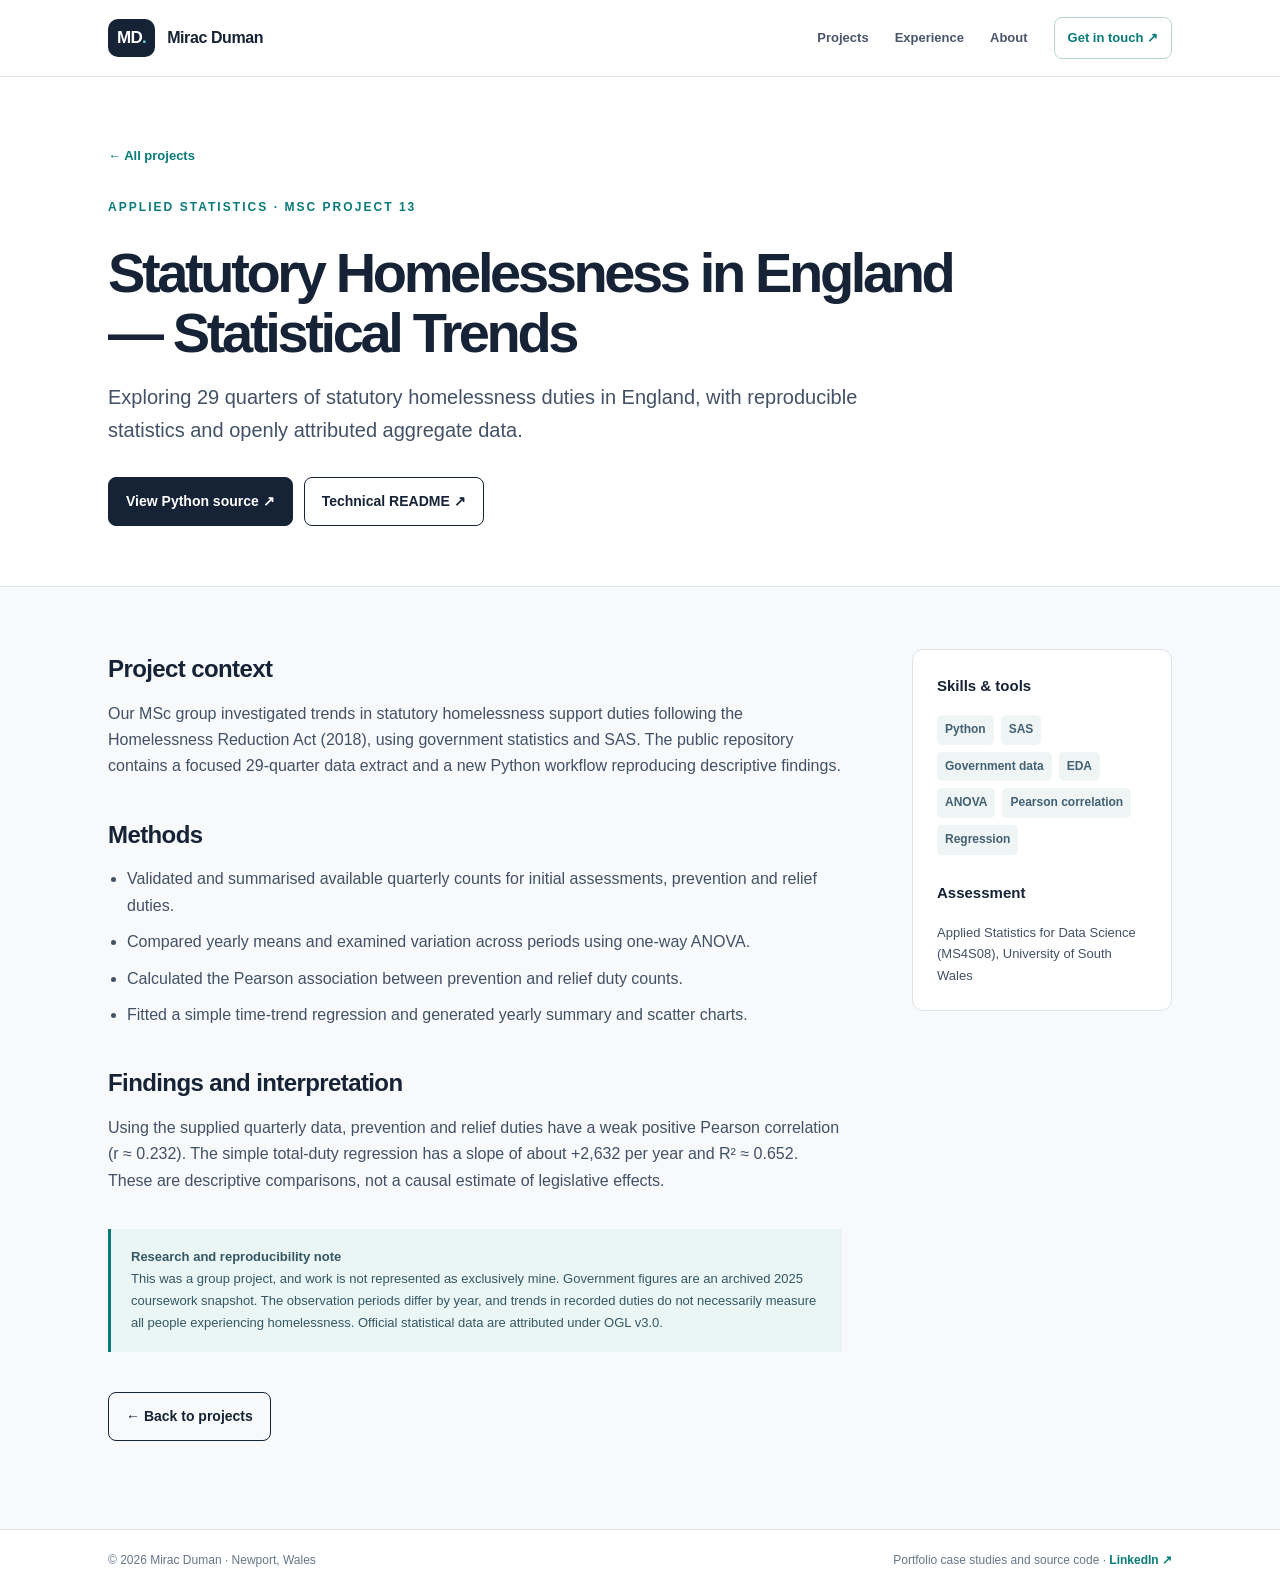
<file: projects/england-homelessness-statistics.html>
<!doctype html><html lang="en"><head><meta charset="utf-8"><meta name="viewport" content="width=device-width,initial-scale=1"><meta name="theme-color" content="#f7f9fb"><meta name="description" content="MSc group project using official England homelessness aggregates: 2018–2025 trends, ANOVA, Pearson correlation and linear regression."><title>Statutory Homelessness in England — Statistical Trends | Mirac Duman</title><link rel="icon" href="../assets/favicon.svg" type="image/svg+xml"><link rel="stylesheet" href="../assets/style.css"></head><body>
<header class="site-header"><div class="container header-inner"><a class="brand" href="../index.html"><span class="brand-mark">MD<span>.</span></span><span>Mirac Duman</span></a><nav aria-label="Main navigation"><a href="../index.html#projects">Projects</a><a href="../index.html#experience">Experience</a><a href="../index.html#about">About</a><a class="nav-contact" href="mailto:mrcdmn03@outlook.com">Get in touch ↗</a></nav></div></header>
<main><section class="case-hero"><div class="container"><a class="back-link" href="../index.html#projects">← All projects</a><div class="eyebrow" style="margin-top:30px">APPLIED STATISTICS · MSc PROJECT 13</div><h1>Statutory Homelessness in England — Statistical Trends</h1><p class="case-subtitle">Exploring 29 quarters of statutory homelessness duties in England, with reproducible statistics and openly attributed aggregate data.</p><div class="button-row"><a class="btn" href="https://github.com/mrcdmn03/mrcdmn03.github.io/tree/main/research/england-homelessness-statistical-analysis" target="_blank" rel="noopener noreferrer">View Python source ↗</a><a class="btn btn-outline" href="https://github.com/mrcdmn03/mrcdmn03.github.io/blob/main/research/england-homelessness-statistical-analysis/README.md" target="_blank" rel="noopener noreferrer">Technical README ↗</a></div></div></section>
<section class="case-section"><div class="container case-layout"><div><div class="case-block"><h2>Project context</h2><p>Our MSc group investigated trends in statutory homelessness support duties following the Homelessness Reduction Act (2018), using government statistics and SAS. The public repository contains a focused 29-quarter data extract and a new Python workflow reproducing descriptive findings.</p></div><div class="case-block"><h2>Methods</h2><ul><li>Validated and summarised available quarterly counts for initial assessments, prevention and relief duties.</li><li>Compared yearly means and examined variation across periods using one-way ANOVA.</li><li>Calculated the Pearson association between prevention and relief duty counts.</li><li>Fitted a simple time-trend regression and generated yearly summary and scatter charts.</li></ul></div><div class="case-block"><h2>Findings and interpretation</h2><p>Using the supplied quarterly data, prevention and relief duties have a weak positive Pearson correlation (r ≈ 0.232). The simple total-duty regression has a slope of about +2,632 per year and R² ≈ 0.652. These are descriptive comparisons, not a causal estimate of legislative effects.</p></div><div class="note"><strong>Research and reproducibility note</strong><br>This was a group project, and work is not represented as exclusively mine. Government figures are an archived 2025 coursework snapshot. The observation periods differ by year, and trends in recorded duties do not necessarily measure all people experiencing homelessness. Official statistical data are attributed under OGL v3.0.</div><div style="margin-top:40px"><a class="btn btn-outline" href="../index.html#projects">← Back to projects</a></div></div><aside class="aside"><h2>Skills &amp; tools</h2><div class="tags"><span class="tag">Python</span><span class="tag">SAS</span><span class="tag">Government data</span><span class="tag">EDA</span><span class="tag">ANOVA</span><span class="tag">Pearson correlation</span><span class="tag">Regression</span></div><h2>Assessment</h2><p>Applied Statistics for Data Science (MS4S08), University of South Wales</p></aside></div></section></main><footer class="site-footer"><div class="container footer-inner"><span>© 2026 Mirac Duman · Newport, Wales</span><span>Portfolio case studies and source code · <a href="https://www.linkedin.com/in/miracduman/" target="_blank" rel="noopener noreferrer">LinkedIn ↗</a></span></div></footer></body></html>
</file>
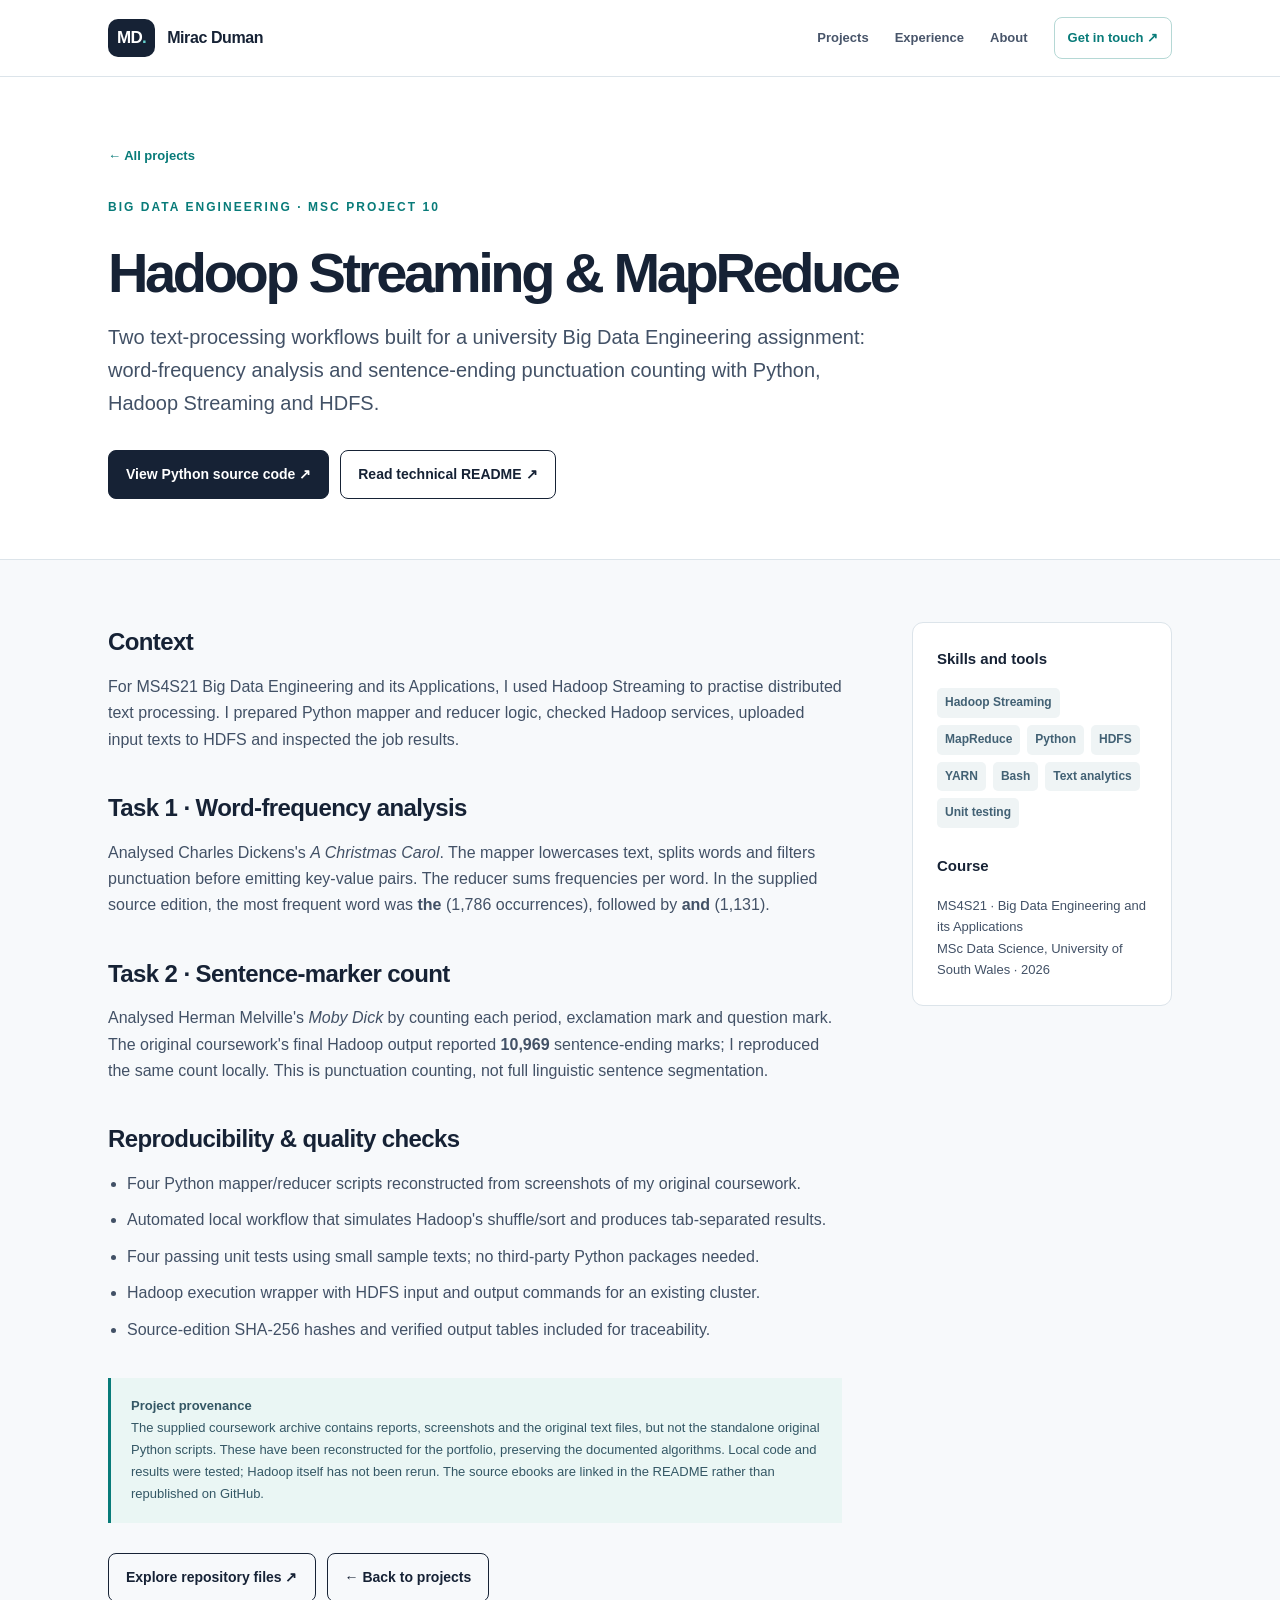
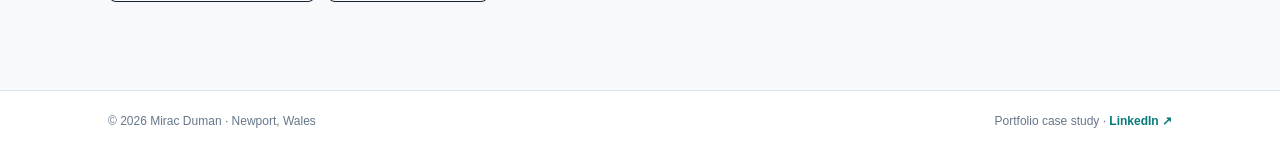
<file: projects/hadoop-streaming-mapreduce.html>
<!doctype html>
<html lang="en"><head><meta charset="utf-8"><meta name="viewport" content="width=device-width, initial-scale=1">
<meta name="theme-color" content="#f7f9fb">
<meta name="description" content="MS4S21 Hadoop Streaming coursework: Python MapReduce word counting and punctuation analysis, source-verified outputs and local reproducibility tests.">
<title>Hadoop Streaming &amp; MapReduce | Mirac Duman</title>
<link rel="icon" href="../assets/favicon.svg" type="image/svg+xml"><link rel="stylesheet" href="../assets/style.css"></head><body>
<header class="site-header"><div class="container header-inner"><a class="brand" href="../index.html"><span class="brand-mark">MD<span>.</span></span><span>Mirac Duman</span></a><nav aria-label="Main navigation"><a href="../index.html#projects">Projects</a><a href="../index.html#experience">Experience</a><a href="../index.html#about">About</a><a class="nav-contact" href="mailto:mrcdmn03@outlook.com">Get in touch ↗</a></nav></div></header>
<main>
<section class="case-hero"><div class="container"><a class="back-link" href="../index.html#projects">← All projects</a>
<div class="eyebrow" style="margin-top:30px">BIG DATA ENGINEERING · MSc PROJECT 10</div>
<h1>Hadoop Streaming &amp; MapReduce</h1>
<p class="case-subtitle">Two text-processing workflows built for a university Big Data Engineering assignment: word-frequency analysis and sentence-ending punctuation counting with Python, Hadoop Streaming and HDFS.</p>
<div class="button-row"><a class="btn" href="https://github.com/mrcdmn03/mrcdmn03.github.io/tree/main/research/hadoop-streaming-mapreduce" target="_blank" rel="noopener noreferrer">View Python source code ↗</a>
<a class="btn btn-outline" href="https://github.com/mrcdmn03/mrcdmn03.github.io/blob/main/research/hadoop-streaming-mapreduce/README.md" target="_blank" rel="noopener noreferrer">Read technical README ↗</a></div>
</div></section>
<section class="case-section"><div class="container case-layout">
<div>
<div class="case-block"><h2>Context</h2><p>For MS4S21 Big Data Engineering and its Applications, I used Hadoop Streaming to practise distributed text processing. I prepared Python mapper and reducer logic, checked Hadoop services, uploaded input texts to HDFS and inspected the job results.</p></div>
<div class="case-block"><h2>Task 1 · Word-frequency analysis</h2><p>Analysed Charles Dickens's <em>A Christmas Carol</em>. The mapper lowercases text, splits words and filters punctuation before emitting key-value pairs. The reducer sums frequencies per word. In the supplied source edition, the most frequent word was <strong>the</strong> (1,786 occurrences), followed by <strong>and</strong> (1,131).</p></div>
<div class="case-block"><h2>Task 2 · Sentence-marker count</h2><p>Analysed Herman Melville's <em>Moby Dick</em> by counting each period, exclamation mark and question mark. The original coursework's final Hadoop output reported <strong>10,969</strong> sentence-ending marks; I reproduced the same count locally. This is punctuation counting, not full linguistic sentence segmentation.</p></div>
<div class="case-block"><h2>Reproducibility &amp; quality checks</h2><ul>
<li>Four Python mapper/reducer scripts reconstructed from screenshots of my original coursework.</li>
<li>Automated local workflow that simulates Hadoop's shuffle/sort and produces tab-separated results.</li>
<li>Four passing unit tests using small sample texts; no third-party Python packages needed.</li>
<li>Hadoop execution wrapper with HDFS input and output commands for an existing cluster.</li>
<li>Source-edition SHA-256 hashes and verified output tables included for traceability.</li>
</ul></div>
<div class="note"><strong>Project provenance</strong><br>The supplied coursework archive contains reports, screenshots and the original text files, but not the standalone original Python scripts. These have been reconstructed for the portfolio, preserving the documented algorithms. Local code and results were tested; Hadoop itself has not been rerun. The source ebooks are linked in the README rather than republished on GitHub.</div>
<div class="button-row"><a class="btn btn-outline" href="https://github.com/mrcdmn03/mrcdmn03.github.io/tree/main/research/hadoop-streaming-mapreduce" target="_blank" rel="noopener noreferrer">Explore repository files ↗</a><a class="btn btn-outline" href="../index.html#projects">← Back to projects</a></div>
</div>
<aside class="aside"><h2>Skills and tools</h2><div class="tags"><span class="tag">Hadoop Streaming</span><span class="tag">MapReduce</span><span class="tag">Python</span><span class="tag">HDFS</span><span class="tag">YARN</span><span class="tag">Bash</span><span class="tag">Text analytics</span><span class="tag">Unit testing</span></div><h2>Course</h2><p>MS4S21 · Big Data Engineering and its Applications<br>MSc Data Science, University of South Wales · 2026</p></aside>
</div></section></main>
<footer class="site-footer"><div class="container footer-inner"><span>© 2026 Mirac Duman · Newport, Wales</span><span>Portfolio case study · <a href="https://www.linkedin.com/in/miracduman/" target="_blank" rel="noopener noreferrer">LinkedIn ↗</a></span></div></footer></body></html>
</file>
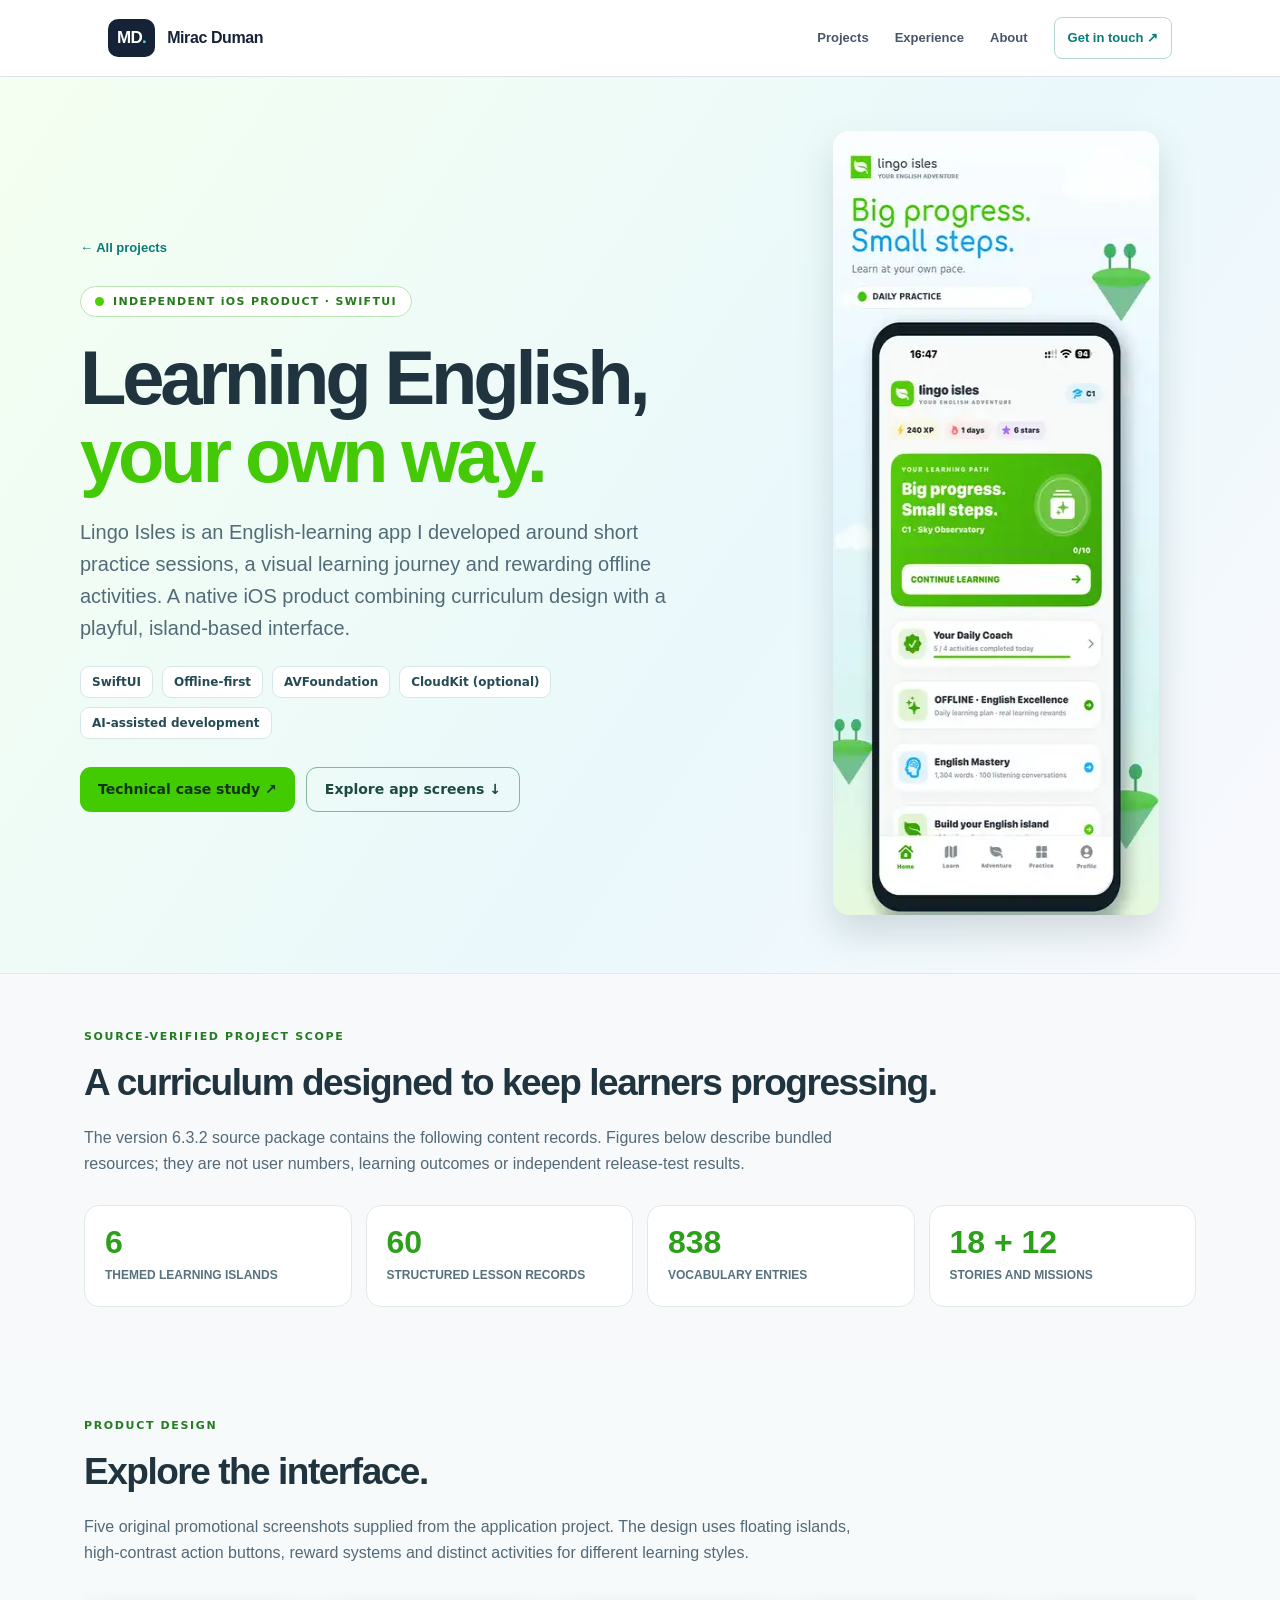
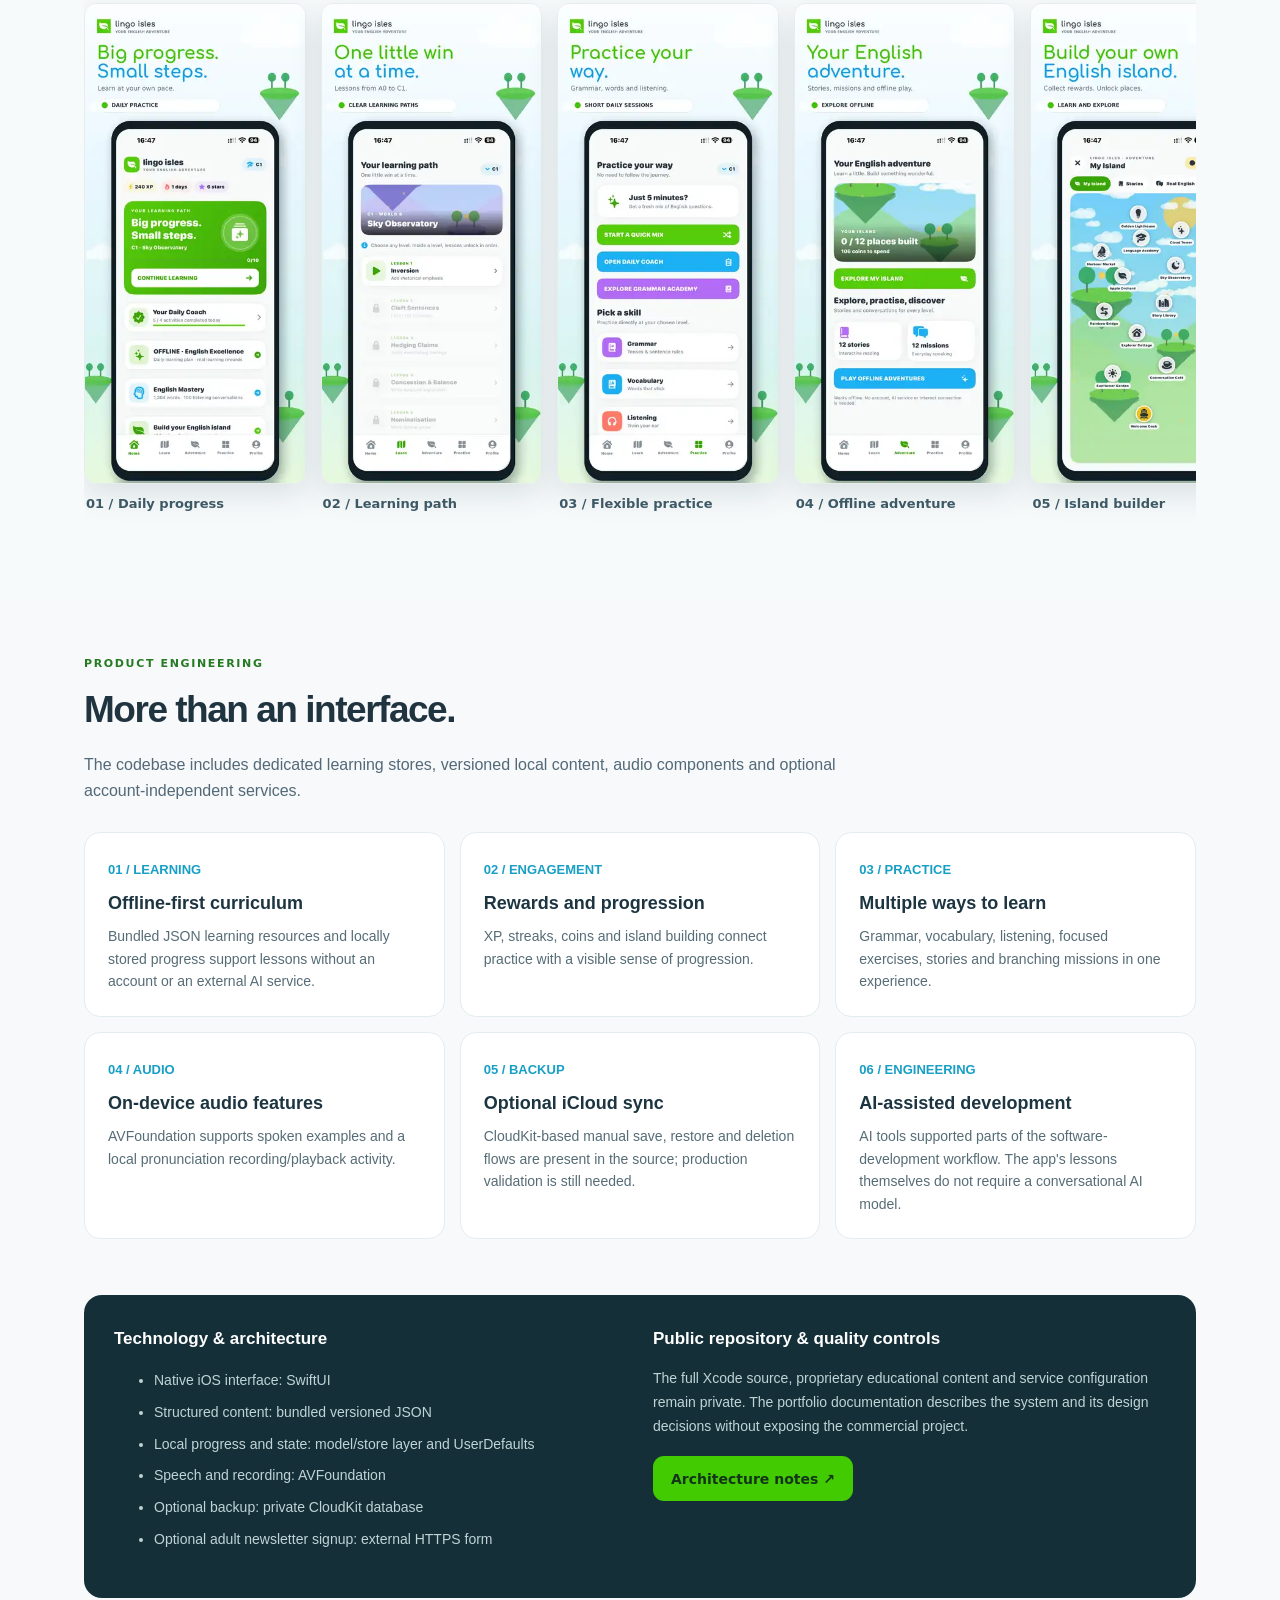
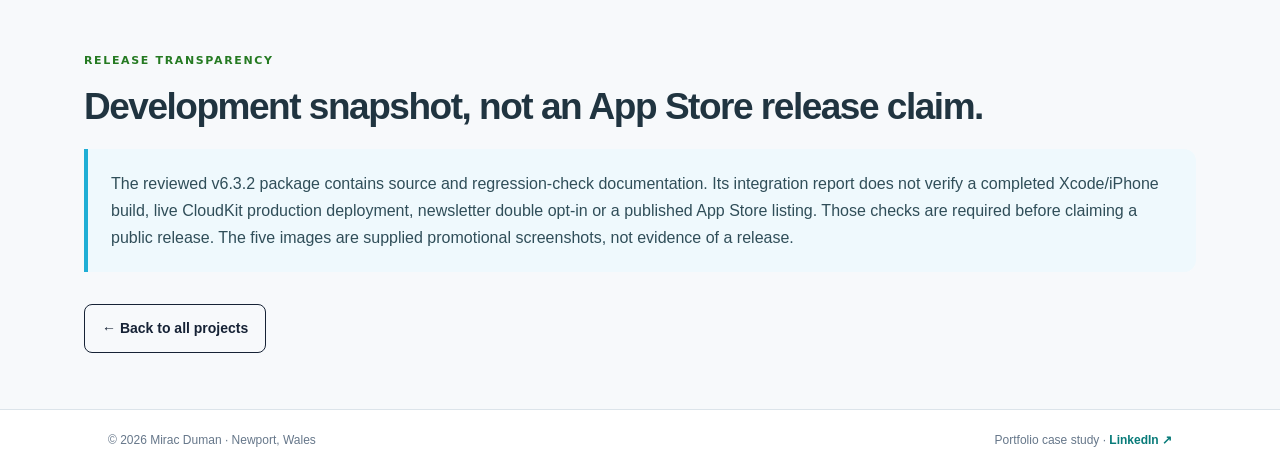
<file: projects/lingo-isles.html>
<!doctype html>
<html lang="en">
<head>
<meta charset="utf-8"><meta name="viewport" content="width=device-width, initial-scale=1">
<meta name="theme-color" content="#f7f9fb">
<meta name="description" content="Lingo Isles: a native SwiftUI English-learning iOS application with offline lessons, island-based progression, grammar practice, audio learning and optional iCloud backup.">
<title>Lingo Isles | iOS App &amp; Product Engineering — Mirac Duman</title>
<link rel="icon" href="../assets/favicon.svg" type="image/svg+xml">
<link rel="stylesheet" href="../assets/style.css">
<style>
.lingo-hero{background:linear-gradient(124deg,#f4fff0 0%,#eaf8fc 60%,#f9f9fd 100%);border-bottom:1px solid #dfece6;overflow:hidden}
.lingo-hero-grid{display:grid;grid-template-columns:minmax(0,1.15fr) minmax(210px,.7fr);gap:42px;align-items:center;padding:54px 0 58px}
.lingo-kicker{display:inline-flex;align-items:center;gap:9px;border:1px solid #bce8b3;background:#fff;border-radius:30px;padding:8px 14px;font:700 11px/1.2 system-ui,sans-serif;letter-spacing:.12em;color:#247b19}
.lingo-dot{width:9px;height:9px;background:#49d006;display:inline-block;border-radius:50%}
.lingo-hero h1{font-size:clamp(42px,6vw,76px);letter-spacing:-.055em;line-height:1.03;margin:22px 0 18px;color:#203440}
.lingo-hero h1 span{color:#44c907}
.lingo-lead{font-size:clamp(17px,2vw,20px);line-height:1.6;color:#536b77;max-width:620px}
.lingo-badges{display:flex;flex-wrap:wrap;gap:9px;margin:22px 0 28px}
.lingo-badges span{border:1px solid #d5e7e7;border-radius:9px;padding:8px 11px;background:#fff;color:#244b54;font:600 12px system-ui,sans-serif}
.lingo-buttons{display:flex;gap:11px;flex-wrap:wrap}
.lingo-buttons a{display:inline-flex;align-items:center;justify-content:center;min-height:45px;border-radius:11px;padding:12px 18px;font:700 14px system-ui,sans-serif;text-decoration:none;background:#41cb00;color:#12351a}
.lingo-buttons a.secondary{background:transparent;border:1px solid #83b79c;color:#1d4b3f}
.lingo-hero-image{max-width:340px;width:80%;display:block;margin:0 auto;filter:drop-shadow(0 18px 18px rgba(10,45,47,.15));border-radius:16px}
.lingo-wrap{max-width:1160px;margin:auto;padding:56px 24px}
.lingo-section-label{color:#257a22;text-transform:uppercase;letter-spacing:.15em;font:bold 11px system-ui,sans-serif;margin:0 0 9px}
.lingo-section-title{font-size:clamp(25px,3vw,37px);letter-spacing:-.04em;margin:0 0 12px;color:#203440}
.lingo-section-desc{color:#536977;line-height:1.65;max-width:800px;margin:0 0 27px}
.lingo-metric-grid{display:grid;grid-template-columns:repeat(4,minmax(0,1fr));gap:14px}
.lingo-metric{background:#fff;border:1px solid #e2e9e8;border-radius:15px;padding:20px}
.lingo-metric strong{font-size:32px;line-height:1;color:#2ca01b;display:block}
.lingo-metric span{font-size:12px;font-weight:600;color:#59717c;display:block;margin-top:8px}
.lingo-features{display:grid;grid-template-columns:repeat(3,minmax(0,1fr));gap:15px}
.lingo-feature{padding:23px;border:1px solid #e3ecef;background:#fff;border-radius:16px}
.lingo-feature .num{display:inline-block;color:#189fc6;font-size:13px;font-weight:800;margin-bottom:12px}
.lingo-feature h3{font-size:18px;color:#1c3541;line-height:1.3;margin:0 0 10px}
.lingo-feature p{color:#566c76;font-size:14px;line-height:1.6;margin:0}
.lingo-gallery{display:flex;gap:15px;overflow-x:auto;scroll-snap-type:x mandatory;padding:10px 2px 22px}
.lingo-shot{flex:0 0 clamp(180px,20%,225px);scroll-snap-align:start;margin:0}
.lingo-shot img{width:100%;height:auto;display:block;border-radius:12px;box-shadow:0 11px 30px rgba(19,48,55,.12);border:1px solid #e5eded}
.lingo-shot figcaption{padding:12px 2px;color:#3e5966;font:700 13px system-ui,sans-serif}
.lingo-technical{background:#152f39;color:#edf8f8;border-radius:18px;padding:30px;display:grid;grid-template-columns:1fr 1fr;gap:26px}
.lingo-technical h3{color:#fff;font-size:17px;margin:0 0 10px}
.lingo-technical p,.lingo-technical li{color:#c0d3d5;line-height:1.7;font-size:14px}
.lingo-technical li{margin-bottom:8px}
.lingo-pill{display:inline-flex;background:#dff9db;color:#197b18;border-radius:20px;padding:7px 12px;font-weight:700;font-size:12px}
.lingo-note{border-left:4px solid #1faed5;background:#eff9fd;border-radius:0 12px 12px 0;padding:21px 23px;color:#304e59;line-height:1.7}
@media(max-width:800px){.lingo-hero-grid{grid-template-columns:1fr;padding:30px 0 44px}.lingo-hero-image{width:60%;max-width:270px}.lingo-metric-grid{grid-template-columns:repeat(2,1fr)}.lingo-features{grid-template-columns:repeat(2,1fr)}.lingo-technical{grid-template-columns:1fr}}
@media(max-width:520px){.lingo-wrap{padding:42px 18px}.lingo-features{grid-template-columns:1fr}.lingo-shot{flex-basis:190px}.lingo-hero-grid{gap:22px}.lingo-hero-image{width:76%}}
</style>
</head>
<body>
<header class="site-header"><div class="container header-inner">
<a class="brand" href="../index.html"><span class="brand-mark">MD<span>.</span></span><span>Mirac Duman</span></a>
<nav aria-label="Main navigation"><a href="../index.html#projects">Projects</a><a href="../index.html#experience">Experience</a><a href="../index.html#about">About</a><a class="nav-contact" href="mailto:mrcdmn03@outlook.com">Get in touch ↗</a></nav>
</div></header>
<main>
<section class="lingo-hero"><div class="container lingo-hero-grid">
<div>
<a class="back-link" href="../index.html#projects">← All projects</a>
<div style="margin-top:25px"><span class="lingo-kicker"><span class="lingo-dot"></span>INDEPENDENT iOS PRODUCT · SWIFTUI</span></div>
<h1>Learning English,<br><span>your own way.</span></h1>
<p class="lingo-lead">Lingo Isles is an English-learning app I developed around short practice sessions, a visual learning journey and rewarding offline activities. A native iOS product combining curriculum design with a playful, island-based interface.</p>
<div class="lingo-badges"><span>SwiftUI</span><span>Offline-first</span><span>AVFoundation</span><span>CloudKit (optional)</span><span>AI-assisted development</span></div>
<div class="lingo-buttons">
<a href="https://github.com/mrcdmn03/mrcdmn03.github.io/blob/main/research/lingo-isles/README.md" target="_blank" rel="noopener noreferrer">Technical case study ↗</a>
<a class="secondary" href="#screens">Explore app screens ↓</a>
</div>
</div>
<img class="lingo-hero-image" src="../assets/lingo-isles/home.webp" width="360" height="784" alt="Lingo Isles home screen promotional screenshot, showing the learning path, daily coach and progress cards">
</div></section>
<section class="lingo-wrap" aria-label="Learning content">
<p class="lingo-section-label">Source-verified project scope</p>
<h2 class="lingo-section-title">A curriculum designed to keep learners progressing.</h2>
<p class="lingo-section-desc">The version 6.3.2 source package contains the following content records. Figures below describe bundled resources; they are not user numbers, learning outcomes or independent release-test results.</p>
<div class="lingo-metric-grid">
<div class="lingo-metric"><strong>6</strong><span>THEMED LEARNING ISLANDS</span></div>
<div class="lingo-metric"><strong>60</strong><span>STRUCTURED LESSON RECORDS</span></div>
<div class="lingo-metric"><strong>838</strong><span>VOCABULARY ENTRIES</span></div>
<div class="lingo-metric"><strong>18 + 12</strong><span>STORIES AND MISSIONS</span></div>
</div>
</section>
<section style="background:#f7fafb" id="screens"><div class="lingo-wrap">
<p class="lingo-section-label">Product design</p><h2 class="lingo-section-title">Explore the interface.</h2>
<p class="lingo-section-desc">Five original promotional screenshots supplied from the application project. The design uses floating islands, high-contrast action buttons, reward systems and distinct activities for different learning styles.</p>
<div class="lingo-gallery">
<figure class="lingo-shot"><img loading="lazy" src="../assets/lingo-isles/home.webp" width="360" height="784" alt="Lingo Isles home screen with daily coach and progress tracking"><figcaption>01 / Daily progress</figcaption></figure>
<figure class="lingo-shot"><img loading="lazy" src="../assets/lingo-isles/learning-path.webp" width="360" height="784" alt="Lingo Isles learning path showing unlocked and locked grammar lessons"><figcaption>02 / Learning path</figcaption></figure>
<figure class="lingo-shot"><img loading="lazy" src="../assets/lingo-isles/practice.webp" width="360" height="784" alt="Lingo Isles practice screen with quick mix and practice skills"><figcaption>03 / Flexible practice</figcaption></figure>
<figure class="lingo-shot"><img loading="lazy" src="../assets/lingo-isles/adventure.webp" width="360" height="784" alt="Lingo Isles adventure hub with stories, missions and island exploration"><figcaption>04 / Offline adventure</figcaption></figure>
<figure class="lingo-shot"><img loading="lazy" src="../assets/lingo-isles/island.webp" width="360" height="784" alt="Lingo Isles island builder with unlockable places and rewards"><figcaption>05 / Island builder</figcaption></figure>
</div>
</div></section>
<section class="lingo-wrap">
<p class="lingo-section-label">Product engineering</p><h2 class="lingo-section-title">More than an interface.</h2>
<p class="lingo-section-desc">The codebase includes dedicated learning stores, versioned local content, audio components and optional account-independent services.</p>
<div class="lingo-features">
<div class="lingo-feature"><span class="num">01 / LEARNING</span><h3>Offline-first curriculum</h3><p>Bundled JSON learning resources and locally stored progress support lessons without an account or an external AI service.</p></div>
<div class="lingo-feature"><span class="num">02 / ENGAGEMENT</span><h3>Rewards and progression</h3><p>XP, streaks, coins and island building connect practice with a visible sense of progression.</p></div>
<div class="lingo-feature"><span class="num">03 / PRACTICE</span><h3>Multiple ways to learn</h3><p>Grammar, vocabulary, listening, focused exercises, stories and branching missions in one experience.</p></div>
<div class="lingo-feature"><span class="num">04 / AUDIO</span><h3>On-device audio features</h3><p>AVFoundation supports spoken examples and a local pronunciation recording/playback activity.</p></div>
<div class="lingo-feature"><span class="num">05 / BACKUP</span><h3>Optional iCloud sync</h3><p>CloudKit-based manual save, restore and deletion flows are present in the source; production validation is still needed.</p></div>
<div class="lingo-feature"><span class="num">06 / ENGINEERING</span><h3>AI-assisted development</h3><p>AI tools supported parts of the software-development workflow. The app's lessons themselves do not require a conversational AI model.</p></div>
</div></section>
<section class="lingo-wrap" style="padding-top:0">
<div class="lingo-technical">
<div><h3>Technology &amp; architecture</h3>
<ul><li>Native iOS interface: SwiftUI</li><li>Structured content: bundled versioned JSON</li><li>Local progress and state: model/store layer and UserDefaults</li><li>Speech and recording: AVFoundation</li><li>Optional backup: private CloudKit database</li><li>Optional adult newsletter signup: external HTTPS form</li></ul>
</div>
<div><h3>Public repository &amp; quality controls</h3>
<p>The full Xcode source, proprietary educational content and service configuration remain private. The portfolio documentation describes the system and its design decisions without exposing the commercial project.</p>
<div class="lingo-buttons" style="margin-top:18px">
<a href="https://github.com/mrcdmn03/mrcdmn03.github.io/blob/main/research/lingo-isles/architecture.md" target="_blank" rel="noopener noreferrer">Architecture notes ↗</a>
</div></div>
</div>
</section>
<section class="lingo-wrap" style="padding-top:0">
<p class="lingo-section-label">Release transparency</p>
<h2 class="lingo-section-title">Development snapshot, not an App Store release claim.</h2>
<div class="lingo-note">The reviewed v6.3.2 package contains source and regression-check documentation. Its integration report does not verify a completed Xcode/iPhone build, live CloudKit production deployment, newsletter double opt-in or a published App Store listing. Those checks are required before claiming a public release. The five images are supplied promotional screenshots, not evidence of a release.</div>
<div style="margin-top:32px"><a class="btn btn-outline" href="../index.html#projects">← Back to all projects</a></div>
</section>
</main>
<footer class="site-footer"><div class="container footer-inner"><span>© 2026 Mirac Duman · Newport, Wales</span><span>Portfolio case study · <a href="https://www.linkedin.com/in/miracduman/" target="_blank" rel="noopener noreferrer">LinkedIn ↗</a></span></div></footer>
</body></html>
</file>
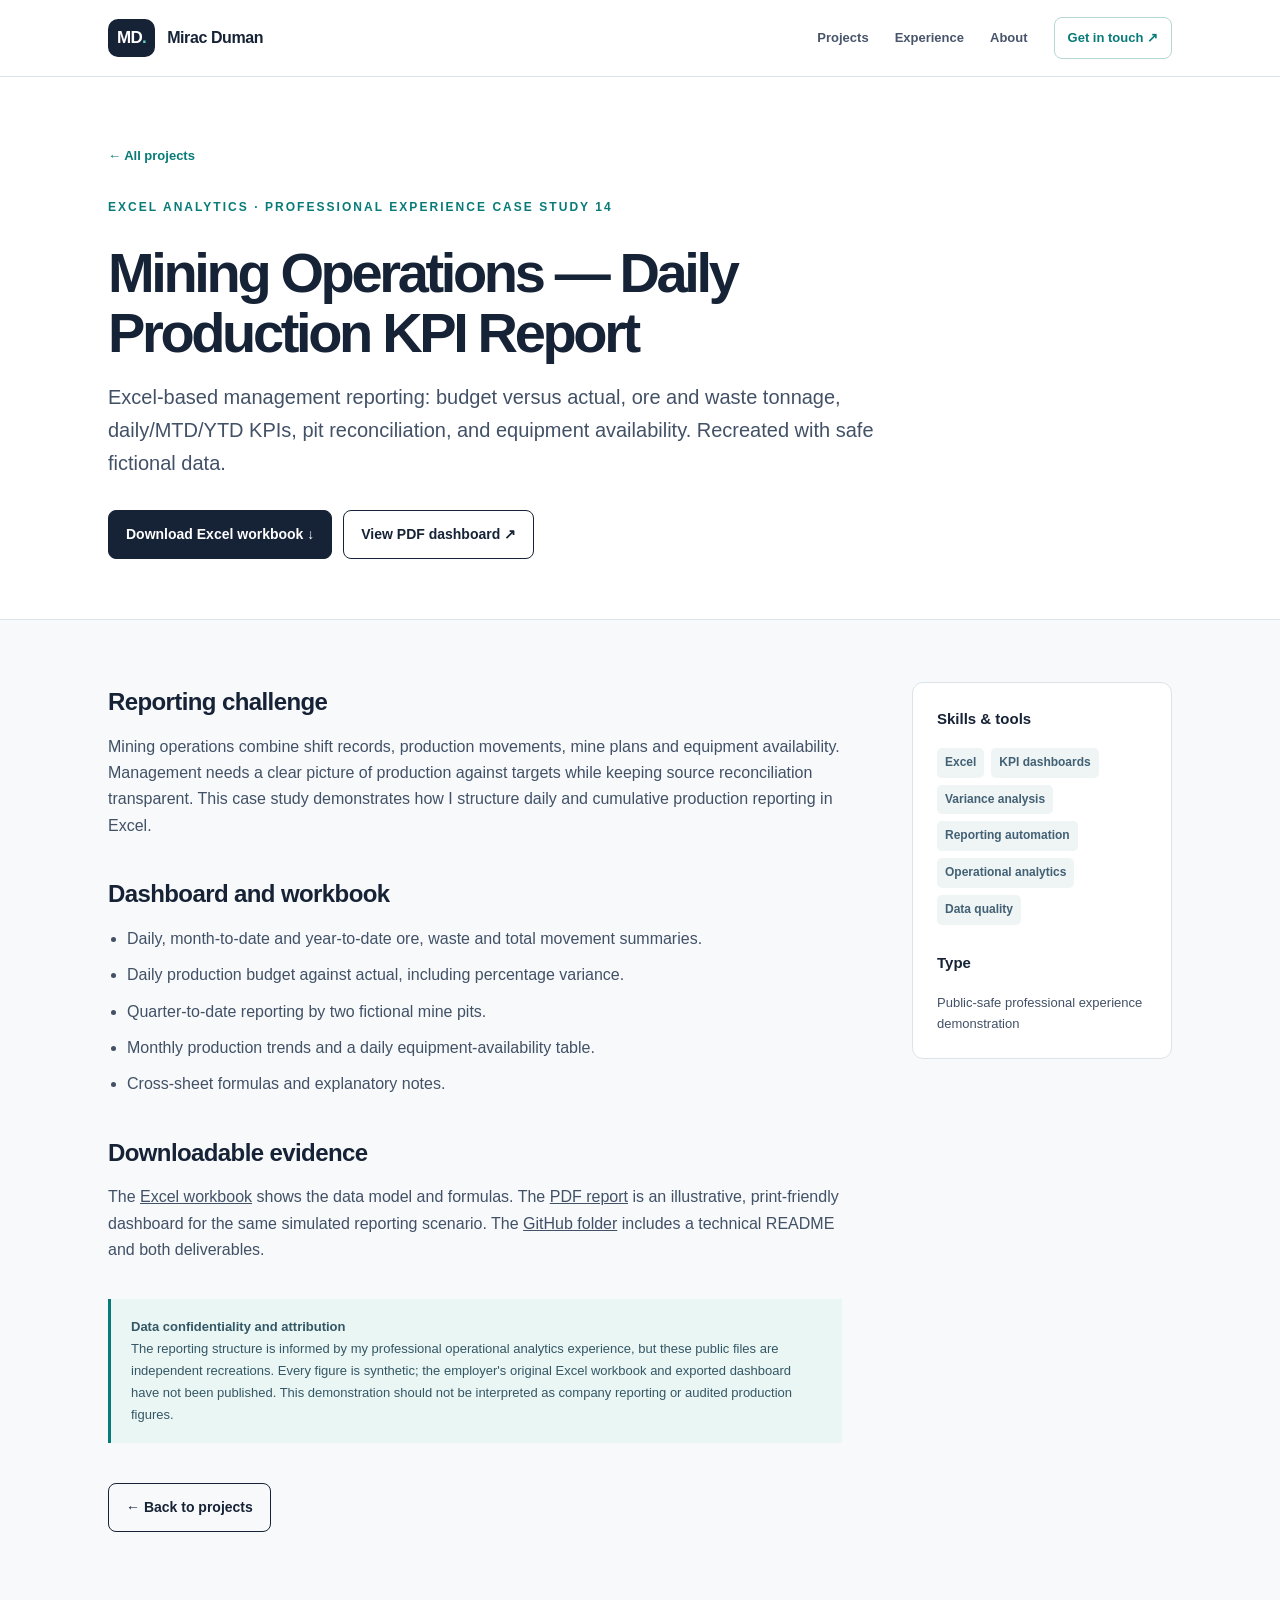
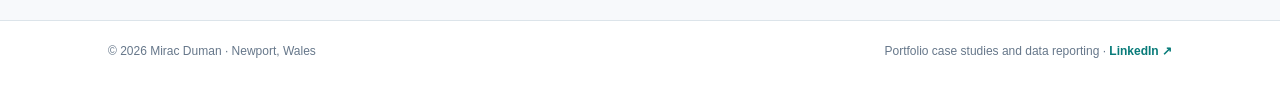
<file: projects/mining-operations-excel-report.html>
<!doctype html><html lang="en"><head><meta charset="utf-8"><meta name="viewport" content="width=device-width, initial-scale=1"><meta name="theme-color" content="#f7f9fb"><meta name="description" content="Excel mining production reporting dashboard with synthetic data: daily, MTD and YTD reporting, production trends, pit summaries and PDF management report."><title>Mining Operations Excel KPI Report | Mirac Duman</title><link rel="icon" href="../assets/favicon.svg" type="image/svg+xml"><link rel="stylesheet" href="../assets/style.css"></head><body>
<header class="site-header"><div class="container header-inner"><a class="brand" href="../index.html"><span class="brand-mark">MD<span>.</span></span><span>Mirac Duman</span></a><nav aria-label="Main navigation"><a href="../index.html#projects">Projects</a><a href="../index.html#experience">Experience</a><a href="../index.html#about">About</a><a class="nav-contact" href="mailto:mrcdmn03@outlook.com">Get in touch ↗</a></nav></div></header>
<main><section class="case-hero"><div class="container"><a class="back-link" href="../index.html#projects">← All projects</a>
<div class="eyebrow" style="margin-top:30px">EXCEL ANALYTICS · PROFESSIONAL EXPERIENCE CASE STUDY 14</div>
<h1>Mining Operations — Daily Production KPI Report</h1>
<p class="case-subtitle">Excel-based management reporting: budget versus actual, ore and waste tonnage, daily/MTD/YTD KPIs, pit reconciliation, and equipment availability. Recreated with safe fictional data.</p>
<div class="button-row"><a class="btn" href="../research/mining-operations-excel/Mine_Production_Report_Public_Demo.xlsx" download>Download Excel workbook ↓</a><a class="btn btn-outline" href="../research/mining-operations-excel/Mine_Production_Dashboard_Public_Demo.pdf" target="_blank" rel="noopener noreferrer">View PDF dashboard ↗</a></div>
</div></section>
<section class="case-section"><div class="container case-layout"><div>
<div class="case-block"><h2>Reporting challenge</h2><p>Mining operations combine shift records, production movements, mine plans and equipment availability. Management needs a clear picture of production against targets while keeping source reconciliation transparent. This case study demonstrates how I structure daily and cumulative production reporting in Excel.</p></div>
<div class="case-block"><h2>Dashboard and workbook</h2><ul><li>Daily, month-to-date and year-to-date ore, waste and total movement summaries.</li><li>Daily production budget against actual, including percentage variance.</li><li>Quarter-to-date reporting by two fictional mine pits.</li><li>Monthly production trends and a daily equipment-availability table.</li><li>Cross-sheet formulas and explanatory notes.</li></ul></div>
<div class="case-block"><h2>Downloadable evidence</h2><p>The <a href="../research/mining-operations-excel/Mine_Production_Report_Public_Demo.xlsx">Excel workbook</a> shows the data model and formulas. The <a href="../research/mining-operations-excel/Mine_Production_Dashboard_Public_Demo.pdf">PDF report</a> is an illustrative, print-friendly dashboard for the same simulated reporting scenario. The <a href="https://github.com/mrcdmn03/mrcdmn03.github.io/tree/main/research/mining-operations-excel" target="_blank" rel="noopener noreferrer">GitHub folder</a> includes a technical README and both deliverables.</p></div>
<div class="note"><strong>Data confidentiality and attribution</strong><br>The reporting structure is informed by my professional operational analytics experience, but these public files are independent recreations. Every figure is synthetic; the employer's original Excel workbook and exported dashboard have not been published. This demonstration should not be interpreted as company reporting or audited production figures.</div>
<div style="margin-top:40px"><a class="btn btn-outline" href="../index.html#projects">← Back to projects</a></div>
</div><aside class="aside"><h2>Skills &amp; tools</h2><div class="tags"><span class="tag">Excel</span><span class="tag">KPI dashboards</span><span class="tag">Variance analysis</span><span class="tag">Reporting automation</span><span class="tag">Operational analytics</span><span class="tag">Data quality</span></div><h2>Type</h2><p>Public-safe professional experience demonstration</p></aside></div></section></main>
<footer class="site-footer"><div class="container footer-inner"><span>© 2026 Mirac Duman · Newport, Wales</span><span>Portfolio case studies and data reporting · <a href="https://www.linkedin.com/in/miracduman/" target="_blank" rel="noopener noreferrer">LinkedIn ↗</a></span></div></footer></body></html>
</file>
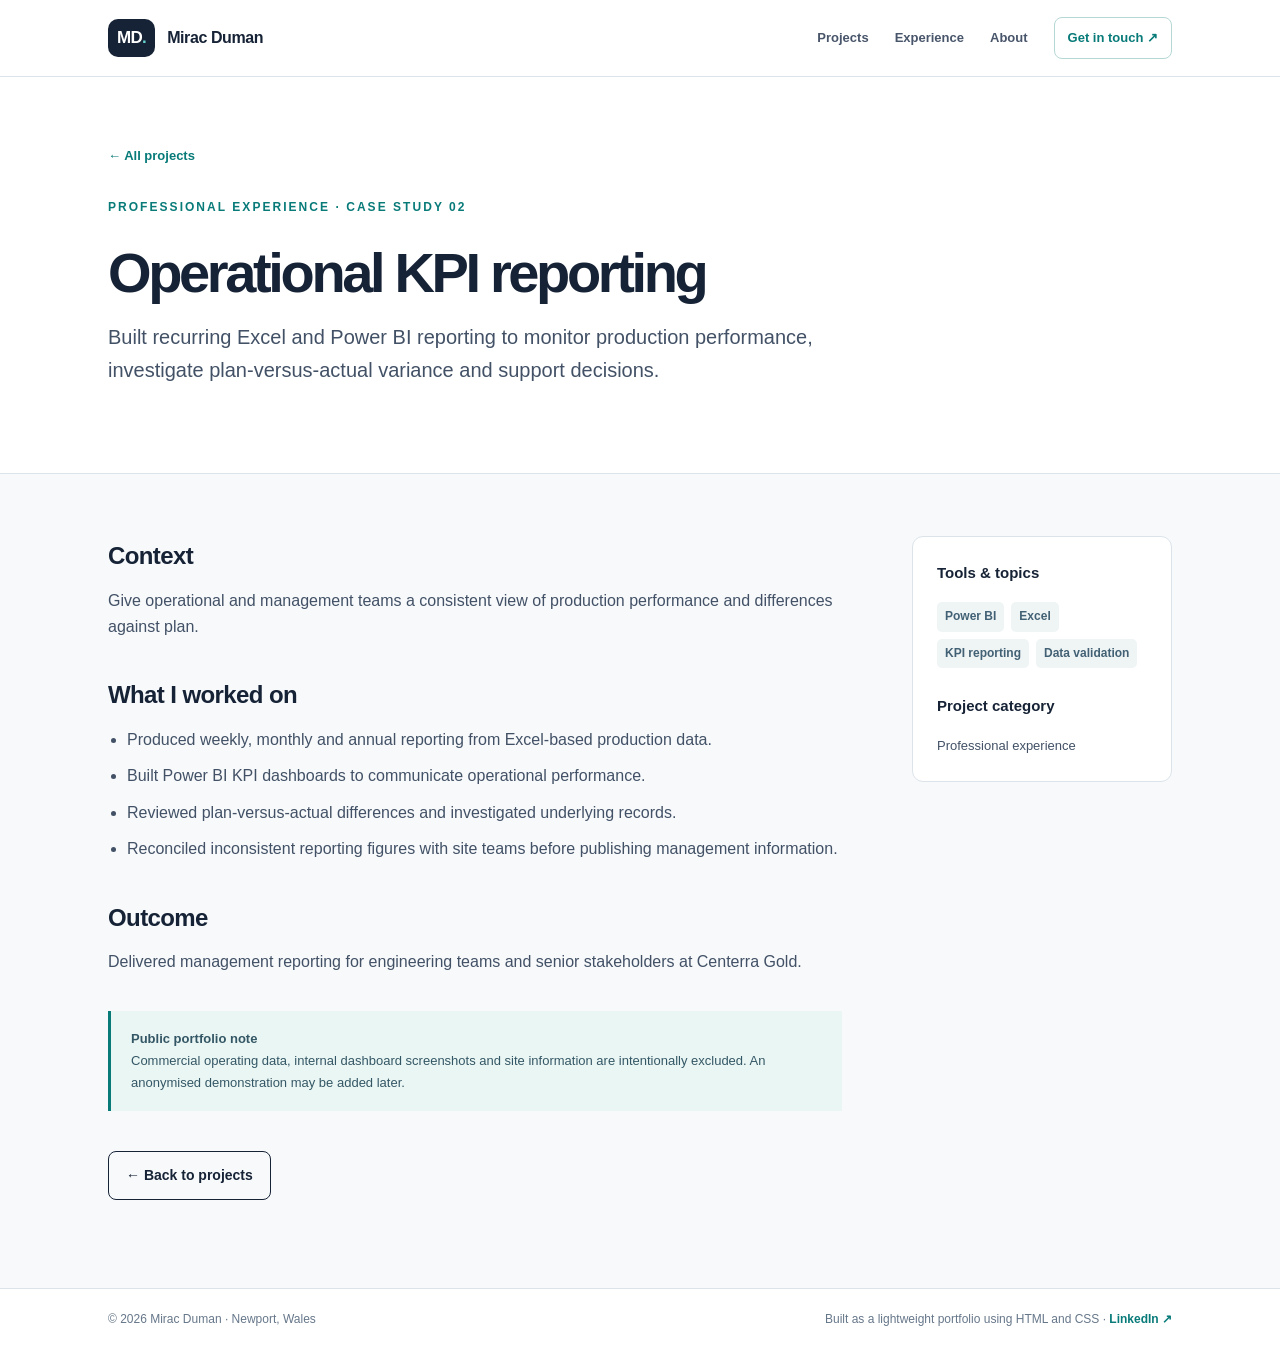
<file: projects/operational-kpi-reporting.html>
<!doctype html><html lang="en"><head><meta charset="utf-8"><meta name="viewport" content="width=device-width, initial-scale=1"><meta name="theme-color" content="#f7f9fb"><meta name="description" content="Built recurring Excel and Power BI reporting to monitor production performance, investigate plan-versus-actual variance and support decisions."><title>Operational KPI reporting | Mirac Duman</title><link rel="icon" href="../assets/favicon.svg" type="image/svg+xml"><link rel="stylesheet" href="../assets/style.css"></head><body>
<header class="site-header"><div class="container header-inner"><a class="brand" href="../index.html"><span class="brand-mark">MD<span>.</span></span><span>Mirac Duman</span></a><nav aria-label="Main navigation"><a href="../index.html#projects">Projects</a><a href="../index.html#experience">Experience</a><a href="../index.html#about">About</a><a class="nav-contact" href="mailto:mrcdmn03@outlook.com">Get in touch ↗</a></nav></div></header>
<main><section class="case-hero"><div class="container"><a class="back-link" href="../index.html#projects">← All projects</a><div class="eyebrow" style="margin-top:30px">PROFESSIONAL EXPERIENCE · CASE STUDY 02</div><h1>Operational KPI reporting</h1><p class="case-subtitle">Built recurring Excel and Power BI reporting to monitor production performance, investigate plan-versus-actual variance and support decisions.</p></div></section>
<section class="case-section"><div class="container case-layout"><div><div class="case-block"><h2>Context</h2><p>Give operational and management teams a consistent view of production performance and differences against plan.</p></div><div class="case-block"><h2>What I worked on</h2><ul><li>Produced weekly, monthly and annual reporting from Excel-based production data.</li><li>Built Power BI KPI dashboards to communicate operational performance.</li><li>Reviewed plan-versus-actual differences and investigated underlying records.</li><li>Reconciled inconsistent reporting figures with site teams before publishing management information.</li></ul></div><div class="case-block"><h2>Outcome</h2><p>Delivered management reporting for engineering teams and senior stakeholders at Centerra Gold.</p></div><div class="note"><strong>Public portfolio note</strong><br>Commercial operating data, internal dashboard screenshots and site information are intentionally excluded. An anonymised demonstration may be added later.</div><div style="margin-top:40px"><a class="btn btn-outline" href="../index.html#projects">← Back to projects</a></div></div><aside class="aside"><h2>Tools &amp; topics</h2><div class="tags"><span class="tag">Power BI</span><span class="tag">Excel</span><span class="tag">KPI reporting</span><span class="tag">Data validation</span></div><h2>Project category</h2><p>Professional experience</p></aside></div></section></main>
<footer class="site-footer"><div class="container footer-inner"><span>© 2026 Mirac Duman · Newport, Wales</span><span>Built as a lightweight portfolio using HTML and CSS · <a href="https://www.linkedin.com/in/miracduman/" target="_blank" rel="noopener noreferrer">LinkedIn ↗</a></span></div></footer>
</body></html>
</file>
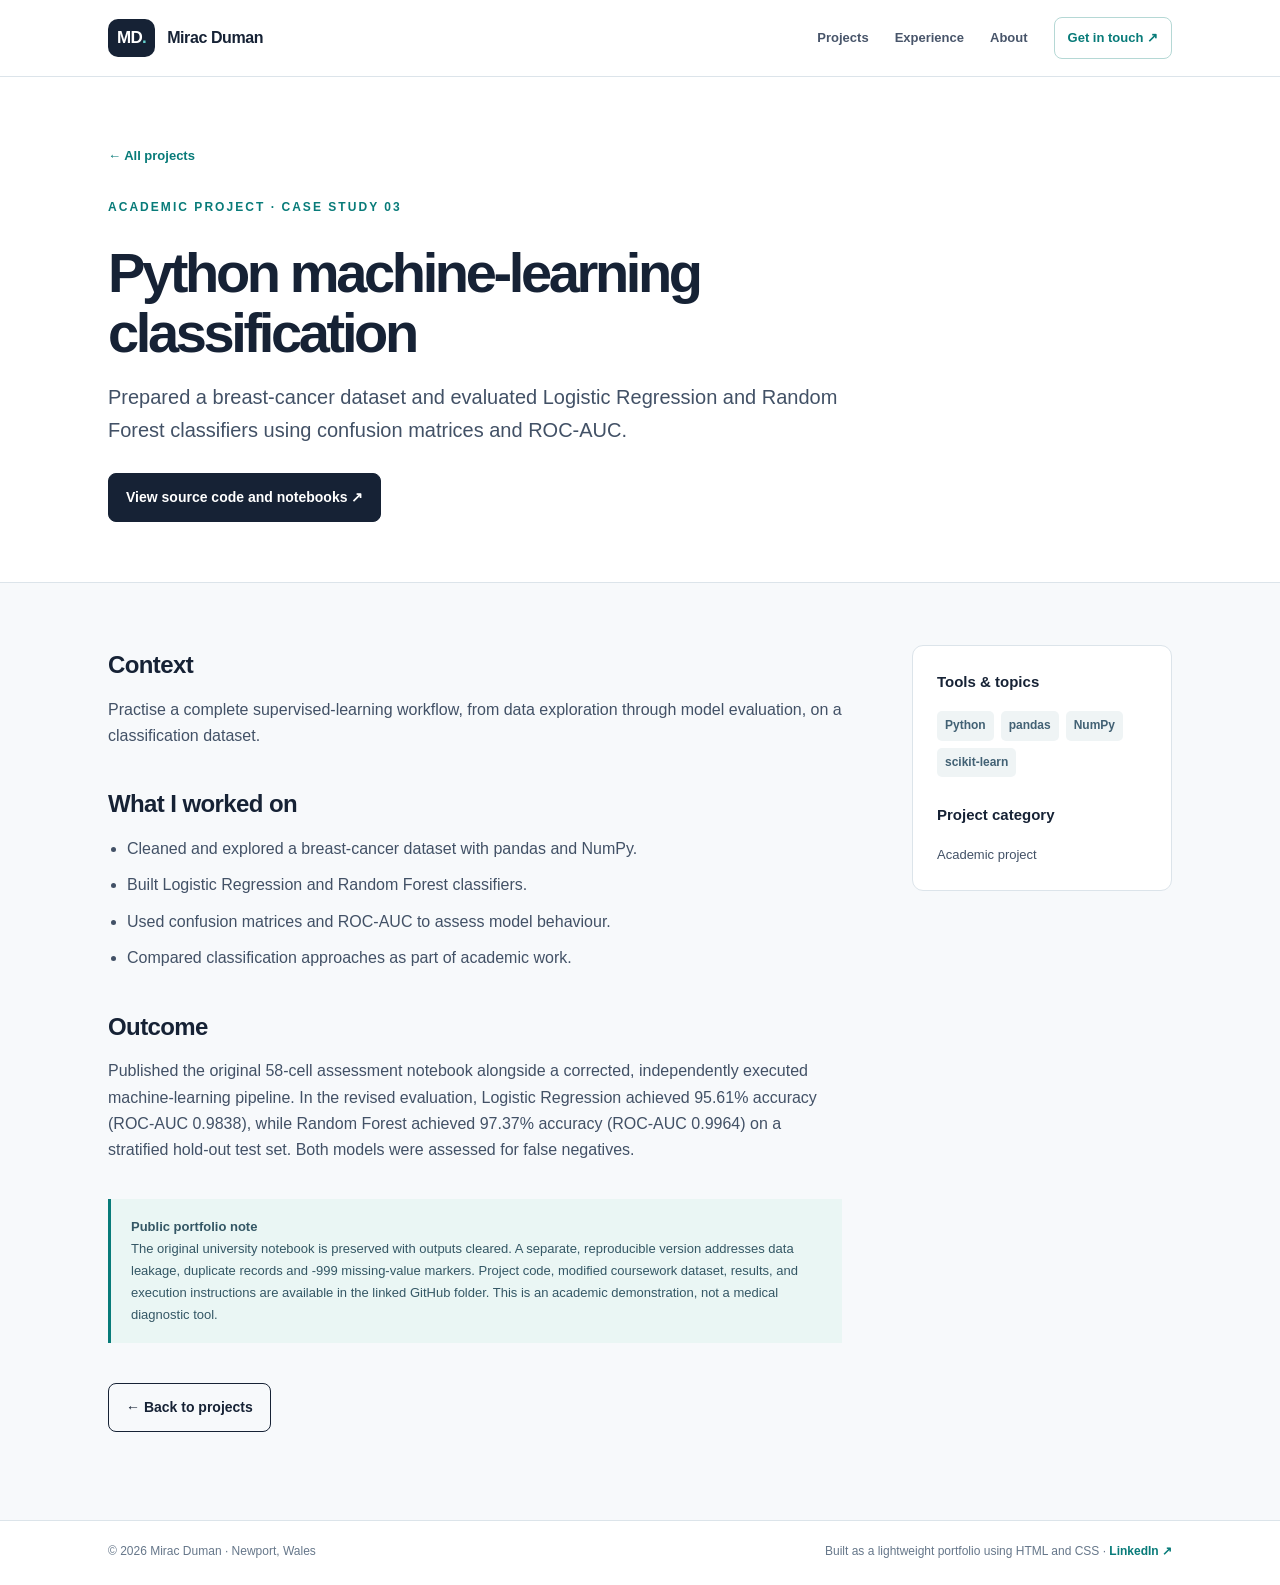
<file: projects/python-classification.html>
<!doctype html><html lang="en"><head><meta charset="utf-8"><meta name="viewport" content="width=device-width, initial-scale=1"><meta name="theme-color" content="#f7f9fb"><meta name="description" content="Prepared a breast-cancer dataset and evaluated Logistic Regression and Random Forest classifiers using confusion matrices and ROC-AUC."><title>Python machine-learning classification | Mirac Duman</title><link rel="icon" href="../assets/favicon.svg" type="image/svg+xml"><link rel="stylesheet" href="../assets/style.css"></head><body>
<header class="site-header"><div class="container header-inner"><a class="brand" href="../index.html"><span class="brand-mark">MD<span>.</span></span><span>Mirac Duman</span></a><nav aria-label="Main navigation"><a href="../index.html#projects">Projects</a><a href="../index.html#experience">Experience</a><a href="../index.html#about">About</a><a class="nav-contact" href="mailto:mrcdmn03@outlook.com">Get in touch ↗</a></nav></div></header>
<main><section class="case-hero"><div class="container"><a class="back-link" href="../index.html#projects">← All projects</a><div class="eyebrow" style="margin-top:30px">ACADEMIC PROJECT · CASE STUDY 03</div><h1>Python machine-learning classification</h1><p class="case-subtitle">Prepared a breast-cancer dataset and evaluated Logistic Regression and Random Forest classifiers using confusion matrices and ROC-AUC.</p><a class="btn" href="https://github.com/mrcdmn03/mrcdmn03.github.io/tree/main/research/breast-cancer-classification" target="_blank" rel="noopener noreferrer">View source code and notebooks ↗</a></div></section>
<section class="case-section"><div class="container case-layout"><div><div class="case-block"><h2>Context</h2><p>Practise a complete supervised-learning workflow, from data exploration through model evaluation, on a classification dataset.</p></div><div class="case-block"><h2>What I worked on</h2><ul><li>Cleaned and explored a breast-cancer dataset with pandas and NumPy.</li><li>Built Logistic Regression and Random Forest classifiers.</li><li>Used confusion matrices and ROC-AUC to assess model behaviour.</li><li>Compared classification approaches as part of academic work.</li></ul></div><div class="case-block"><h2>Outcome</h2><p>Published the original 58-cell assessment notebook alongside a corrected, independently executed machine-learning pipeline. In the revised evaluation, Logistic Regression achieved 95.61% accuracy (ROC-AUC 0.9838), while Random Forest achieved 97.37% accuracy (ROC-AUC 0.9964) on a stratified hold-out test set. Both models were assessed for false negatives.</p></div><div class="note"><strong>Public portfolio note</strong><br>The original university notebook is preserved with outputs cleared. A separate, reproducible version addresses data leakage, duplicate records and -999 missing-value markers. Project code, modified coursework dataset, results, and execution instructions are available in the linked GitHub folder. This is an academic demonstration, not a medical diagnostic tool.</div><div style="margin-top:40px"><a class="btn btn-outline" href="../index.html#projects">← Back to projects</a></div></div><aside class="aside"><h2>Tools &amp; topics</h2><div class="tags"><span class="tag">Python</span><span class="tag">pandas</span><span class="tag">NumPy</span><span class="tag">scikit-learn</span></div><h2>Project category</h2><p>Academic project</p></aside></div></section></main>
<footer class="site-footer"><div class="container footer-inner"><span>© 2026 Mirac Duman · Newport, Wales</span><span>Built as a lightweight portfolio using HTML and CSS · <a href="https://www.linkedin.com/in/miracduman/" target="_blank" rel="noopener noreferrer">LinkedIn ↗</a></span></div></footer>
</body></html>
</file>
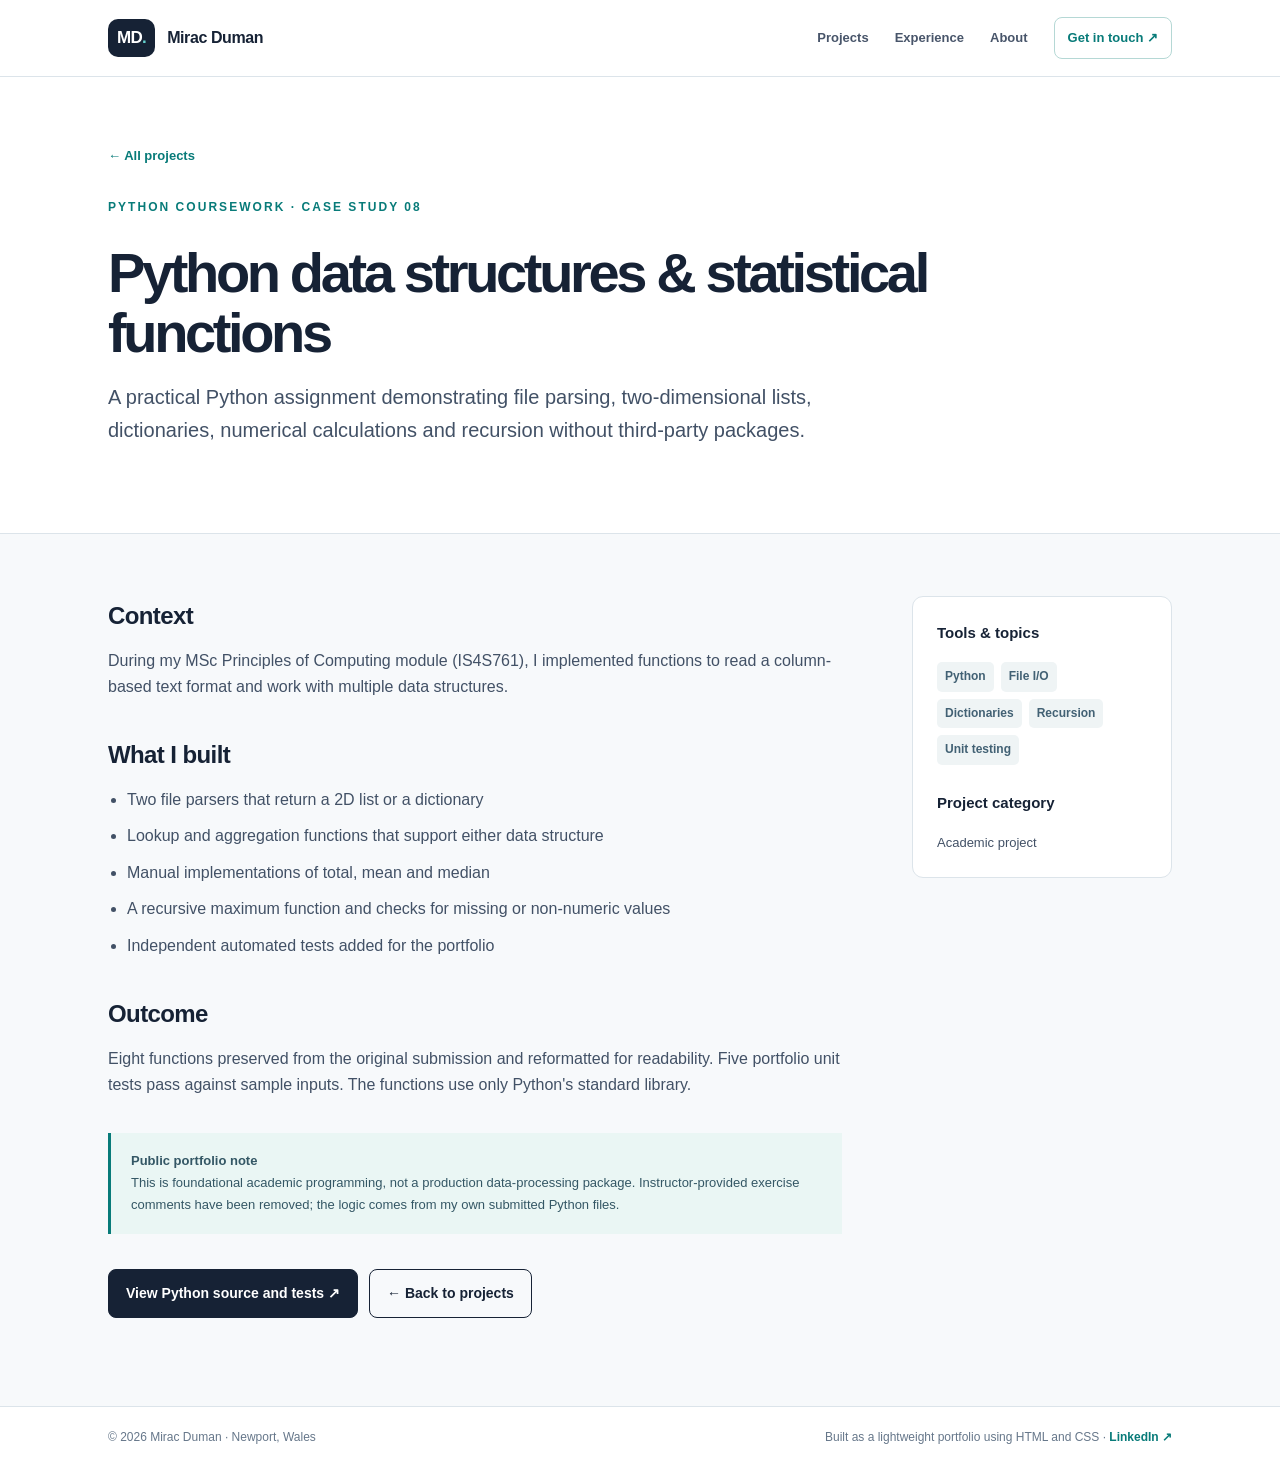
<file: projects/python-data-structures.html>
<!doctype html><html lang="en"><head><meta charset="utf-8"><meta name="viewport" content="width=device-width, initial-scale=1"><meta name="theme-color" content="#f7f9fb"><meta name="description" content="Eight Python data-processing functions from an MSc computing assignment: lists, dictionaries, file parsing, mean, median and recursion."><title>Python Data Structures | Mirac Duman</title><link rel="icon" href="../assets/favicon.svg" type="image/svg+xml"><link rel="stylesheet" href="../assets/style.css"></head><body>
<header class="site-header"><div class="container header-inner"><a class="brand" href="../index.html"><span class="brand-mark">MD<span>.</span></span><span>Mirac Duman</span></a><nav aria-label="Main navigation"><a href="../index.html#projects">Projects</a><a href="../index.html#experience">Experience</a><a href="../index.html#about">About</a><a class="nav-contact" href="mailto:mrcdmn03@outlook.com">Get in touch ↗</a></nav></div></header>
<main><section class="case-hero"><div class="container"><a class="back-link" href="../index.html#projects">← All projects</a><div class="eyebrow" style="margin-top:30px">PYTHON COURSEWORK · CASE STUDY 08</div><h1>Python data structures &amp; statistical functions</h1><p class="case-subtitle">A practical Python assignment demonstrating file parsing, two-dimensional lists, dictionaries, numerical calculations and recursion without third-party packages.</p></div></section>
<section class="case-section"><div class="container case-layout"><div>
<div class="case-block"><h2>Context</h2><p>During my MSc Principles of Computing module (IS4S761), I implemented functions to read a column-based text format and work with multiple data structures.</p></div>
<div class="case-block"><h2>What I built</h2><ul><li>Two file parsers that return a 2D list or a dictionary</li><li>Lookup and aggregation functions that support either data structure</li><li>Manual implementations of total, mean and median</li><li>A recursive maximum function and checks for missing or non-numeric values</li><li>Independent automated tests added for the portfolio</li></ul></div>
<div class="case-block"><h2>Outcome</h2><p>Eight functions preserved from the original submission and reformatted for readability. Five portfolio unit tests pass against sample inputs. The functions use only Python's standard library.</p></div>
<div class="note"><strong>Public portfolio note</strong><br>This is foundational academic programming, not a production data-processing package. Instructor-provided exercise comments have been removed; the logic comes from my own submitted Python files.</div>
<div class="button-row" style="margin-top:35px"><a class="btn" href="https://github.com/mrcdmn03/mrcdmn03.github.io/tree/main/research/python-data-structures" target="_blank" rel="noopener noreferrer">View Python source and tests ↗</a><a class="btn btn-outline" href="../index.html#projects">← Back to projects</a></div>
</div><aside class="aside"><h2>Tools &amp; topics</h2><div class="tags"><span class="tag">Python</span><span class="tag">File I/O</span><span class="tag">Dictionaries</span><span class="tag">Recursion</span><span class="tag">Unit testing</span></div><h2>Project category</h2><p>Academic project</p></aside></div></section></main>
<footer class="site-footer"><div class="container footer-inner"><span>© 2026 Mirac Duman · Newport, Wales</span><span>Built as a lightweight portfolio using HTML and CSS · <a href="https://www.linkedin.com/in/miracduman/" target="_blank" rel="noopener noreferrer">LinkedIn ↗</a></span></div></footer></body></html>
</file>
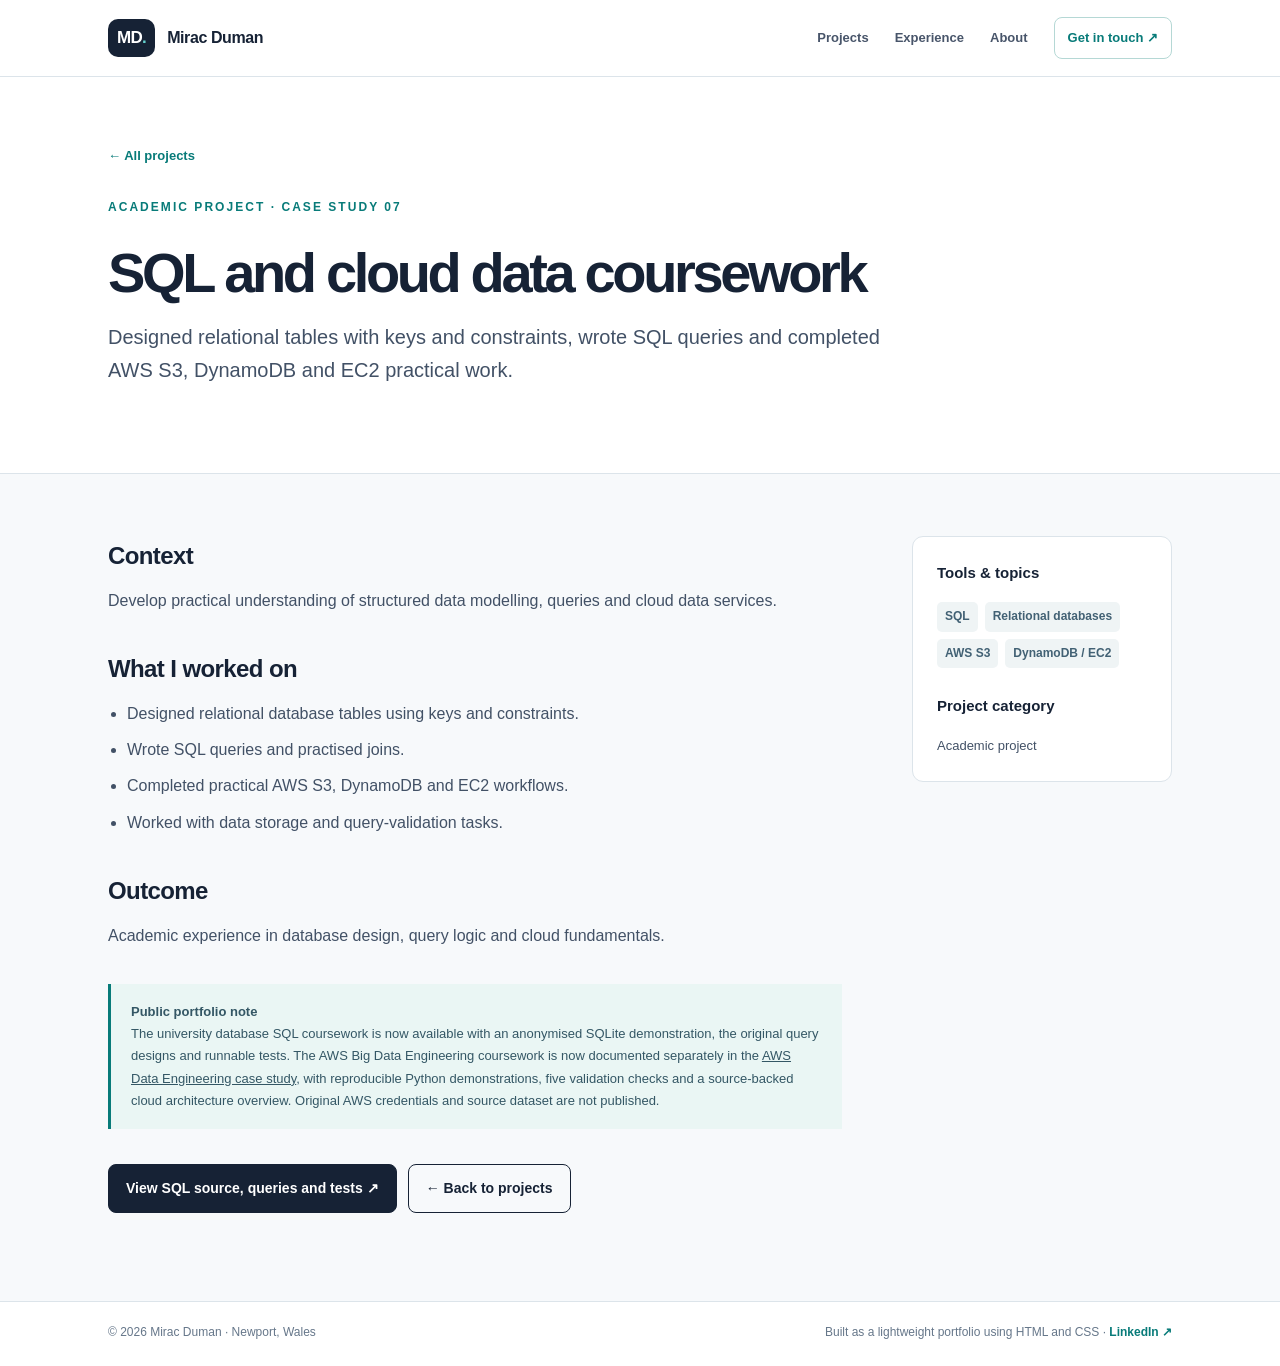
<file: projects/sql-and-cloud-coursework.html>
<!doctype html><html lang="en"><head><meta charset="utf-8"><meta name="viewport" content="width=device-width, initial-scale=1"><meta name="theme-color" content="#f7f9fb"><meta name="description" content="Designed relational tables with keys and constraints, wrote SQL queries and completed AWS S3, DynamoDB and EC2 practical work."><title>SQL and cloud data coursework | Mirac Duman</title><link rel="icon" href="../assets/favicon.svg" type="image/svg+xml"><link rel="stylesheet" href="../assets/style.css"></head><body>
<header class="site-header"><div class="container header-inner"><a class="brand" href="../index.html"><span class="brand-mark">MD<span>.</span></span><span>Mirac Duman</span></a><nav aria-label="Main navigation"><a href="../index.html#projects">Projects</a><a href="../index.html#experience">Experience</a><a href="../index.html#about">About</a><a class="nav-contact" href="mailto:mrcdmn03@outlook.com">Get in touch ↗</a></nav></div></header>
<main><section class="case-hero"><div class="container"><a class="back-link" href="../index.html#projects">← All projects</a><div class="eyebrow" style="margin-top:30px">ACADEMIC PROJECT · CASE STUDY 07</div><h1>SQL and cloud data coursework</h1><p class="case-subtitle">Designed relational tables with keys and constraints, wrote SQL queries and completed AWS S3, DynamoDB and EC2 practical work.</p></div></section>
<section class="case-section"><div class="container case-layout"><div><div class="case-block"><h2>Context</h2><p>Develop practical understanding of structured data modelling, queries and cloud data services.</p></div><div class="case-block"><h2>What I worked on</h2><ul><li>Designed relational database tables using keys and constraints.</li><li>Wrote SQL queries and practised joins.</li><li>Completed practical AWS S3, DynamoDB and EC2 workflows.</li><li>Worked with data storage and query-validation tasks.</li></ul></div><div class="case-block"><h2>Outcome</h2><p>Academic experience in database design, query logic and cloud fundamentals.</p></div><div class="note"><strong>Public portfolio note</strong><br>The university database SQL coursework is now available with an anonymised SQLite demonstration, the original query designs and runnable tests. The AWS Big Data Engineering coursework is now documented separately in the <a href="ecostream-aws-data-engineering.html">AWS Data Engineering case study</a>, with reproducible Python demonstrations, five validation checks and a source-backed cloud architecture overview. Original AWS credentials and source dataset are not published.</div><div class="button-row" style="margin-top:35px"><a class="btn" href="https://github.com/mrcdmn03/mrcdmn03.github.io/tree/main/research/university-database-sql" target="_blank" rel="noopener noreferrer">View SQL source, queries and tests ↗</a><a class="btn btn-outline" href="../index.html#projects">← Back to projects</a></div></div><aside class="aside"><h2>Tools &amp; topics</h2><div class="tags"><span class="tag">SQL</span><span class="tag">Relational databases</span><span class="tag">AWS S3</span><span class="tag">DynamoDB / EC2</span></div><h2>Project category</h2><p>Academic project</p></aside></div></section></main>
<footer class="site-footer"><div class="container footer-inner"><span>© 2026 Mirac Duman · Newport, Wales</span><span>Built as a lightweight portfolio using HTML and CSS · <a href="https://www.linkedin.com/in/miracduman/" target="_blank" rel="noopener noreferrer">LinkedIn ↗</a></span></div></footer>
</body></html>
</file>
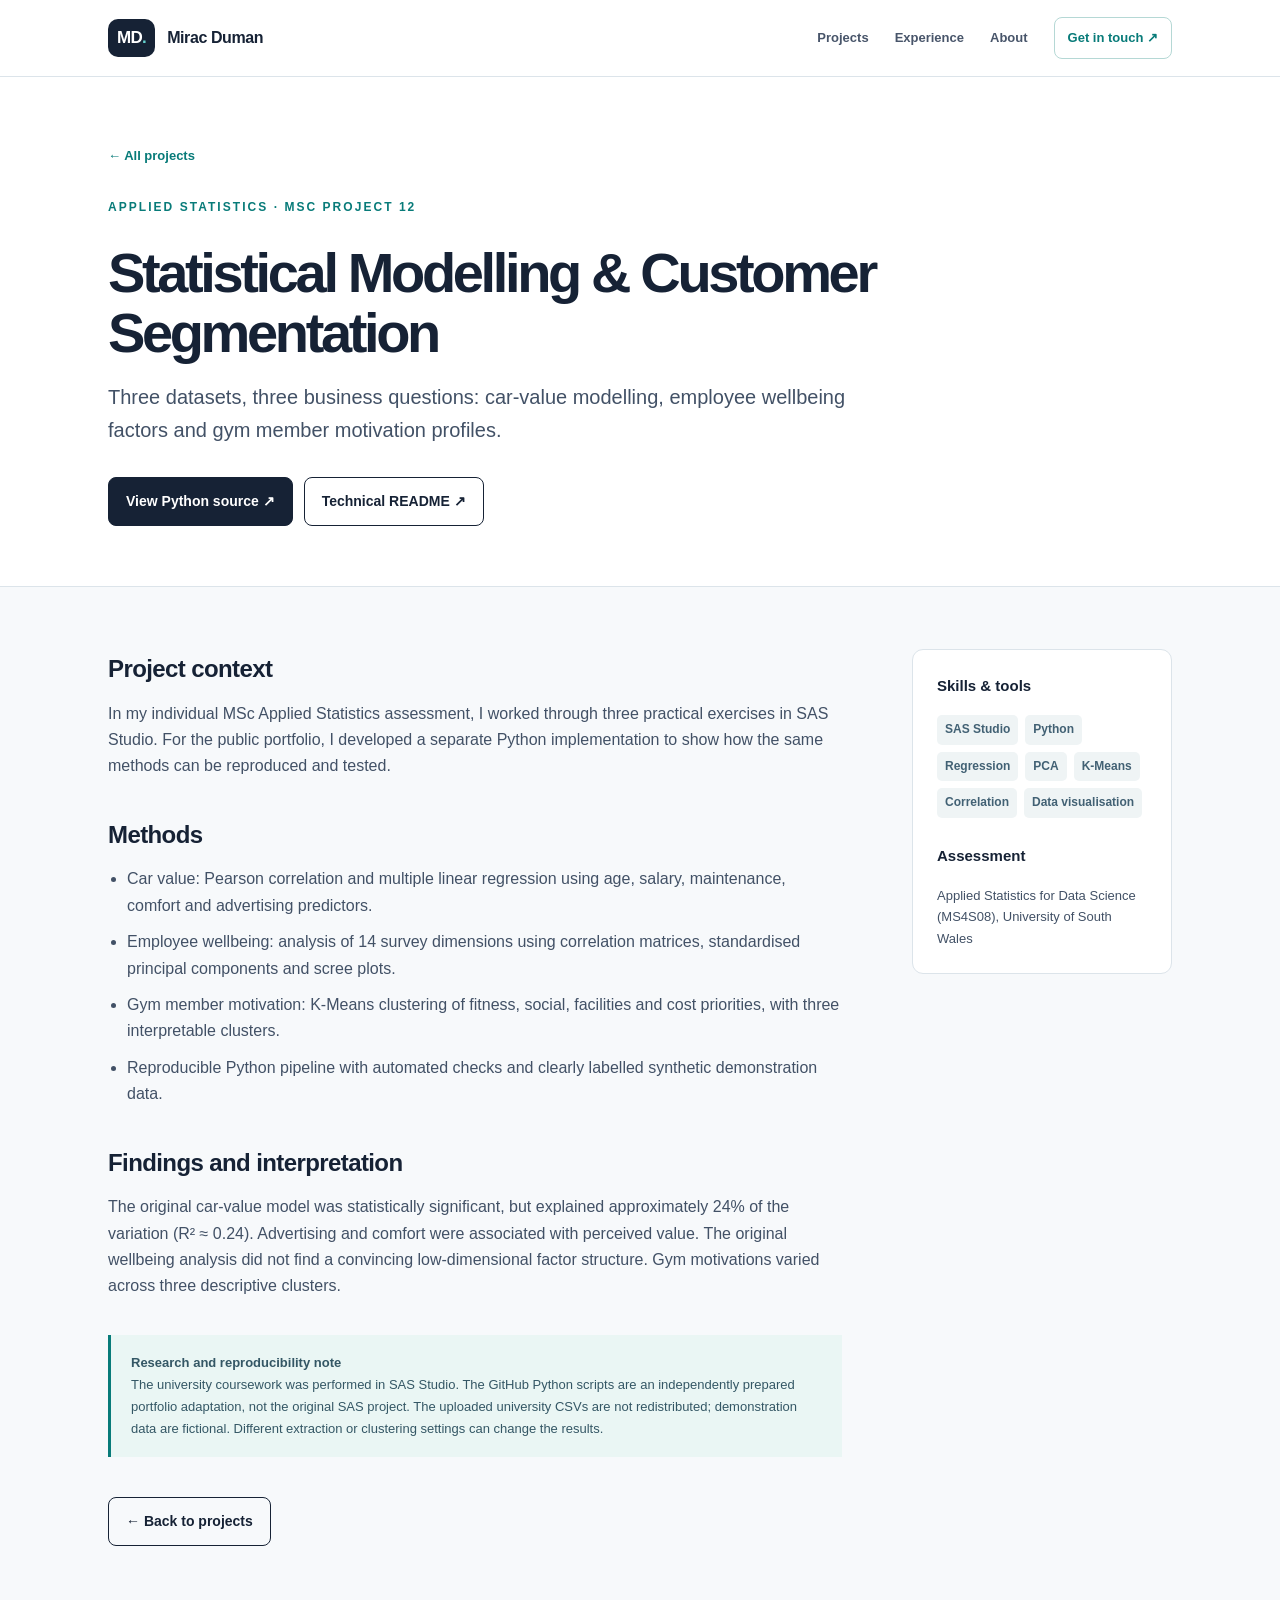
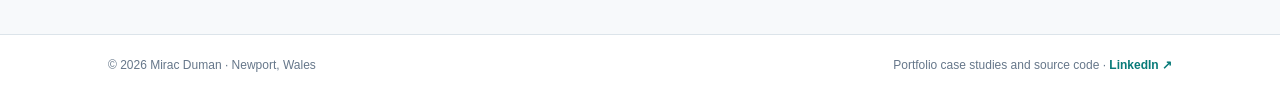
<file: projects/statistical-modelling-and-segmentation.html>
<!doctype html><html lang="en"><head><meta charset="utf-8"><meta name="viewport" content="width=device-width,initial-scale=1"><meta name="theme-color" content="#f7f9fb"><meta name="description" content="Applied Statistics MSc project: SAS multiple regression, PCA and K-Means analyses with reproducible Python recreation."><title>Statistical Modelling &amp; Customer Segmentation | Mirac Duman</title><link rel="icon" href="../assets/favicon.svg" type="image/svg+xml"><link rel="stylesheet" href="../assets/style.css"></head><body>
<header class="site-header"><div class="container header-inner"><a class="brand" href="../index.html"><span class="brand-mark">MD<span>.</span></span><span>Mirac Duman</span></a><nav aria-label="Main navigation"><a href="../index.html#projects">Projects</a><a href="../index.html#experience">Experience</a><a href="../index.html#about">About</a><a class="nav-contact" href="mailto:mrcdmn03@outlook.com">Get in touch ↗</a></nav></div></header>
<main><section class="case-hero"><div class="container"><a class="back-link" href="../index.html#projects">← All projects</a><div class="eyebrow" style="margin-top:30px">APPLIED STATISTICS · MSc PROJECT 12</div><h1>Statistical Modelling &amp; Customer Segmentation</h1><p class="case-subtitle">Three datasets, three business questions: car-value modelling, employee wellbeing factors and gym member motivation profiles.</p><div class="button-row"><a class="btn" href="https://github.com/mrcdmn03/mrcdmn03.github.io/tree/main/research/statistics-regression-pca-clustering" target="_blank" rel="noopener noreferrer">View Python source ↗</a><a class="btn btn-outline" href="https://github.com/mrcdmn03/mrcdmn03.github.io/blob/main/research/statistics-regression-pca-clustering/README.md" target="_blank" rel="noopener noreferrer">Technical README ↗</a></div></div></section>
<section class="case-section"><div class="container case-layout"><div><div class="case-block"><h2>Project context</h2><p>In my individual MSc Applied Statistics assessment, I worked through three practical exercises in SAS Studio. For the public portfolio, I developed a separate Python implementation to show how the same methods can be reproduced and tested.</p></div><div class="case-block"><h2>Methods</h2><ul><li>Car value: Pearson correlation and multiple linear regression using age, salary, maintenance, comfort and advertising predictors.</li><li>Employee wellbeing: analysis of 14 survey dimensions using correlation matrices, standardised principal components and scree plots.</li><li>Gym member motivation: K-Means clustering of fitness, social, facilities and cost priorities, with three interpretable clusters.</li><li>Reproducible Python pipeline with automated checks and clearly labelled synthetic demonstration data.</li></ul></div><div class="case-block"><h2>Findings and interpretation</h2><p>The original car-value model was statistically significant, but explained approximately 24% of the variation (R² ≈ 0.24). Advertising and comfort were associated with perceived value. The original wellbeing analysis did not find a convincing low-dimensional factor structure. Gym motivations varied across three descriptive clusters.</p></div><div class="note"><strong>Research and reproducibility note</strong><br>The university coursework was performed in SAS Studio. The GitHub Python scripts are an independently prepared portfolio adaptation, not the original SAS project. The uploaded university CSVs are not redistributed; demonstration data are fictional. Different extraction or clustering settings can change the results.</div><div style="margin-top:40px"><a class="btn btn-outline" href="../index.html#projects">← Back to projects</a></div></div><aside class="aside"><h2>Skills &amp; tools</h2><div class="tags"><span class="tag">SAS Studio</span><span class="tag">Python</span><span class="tag">Regression</span><span class="tag">PCA</span><span class="tag">K-Means</span><span class="tag">Correlation</span><span class="tag">Data visualisation</span></div><h2>Assessment</h2><p>Applied Statistics for Data Science (MS4S08), University of South Wales</p></aside></div></section></main><footer class="site-footer"><div class="container footer-inner"><span>© 2026 Mirac Duman · Newport, Wales</span><span>Portfolio case studies and source code · <a href="https://www.linkedin.com/in/miracduman/" target="_blank" rel="noopener noreferrer">LinkedIn ↗</a></span></div></footer></body></html>
</file>
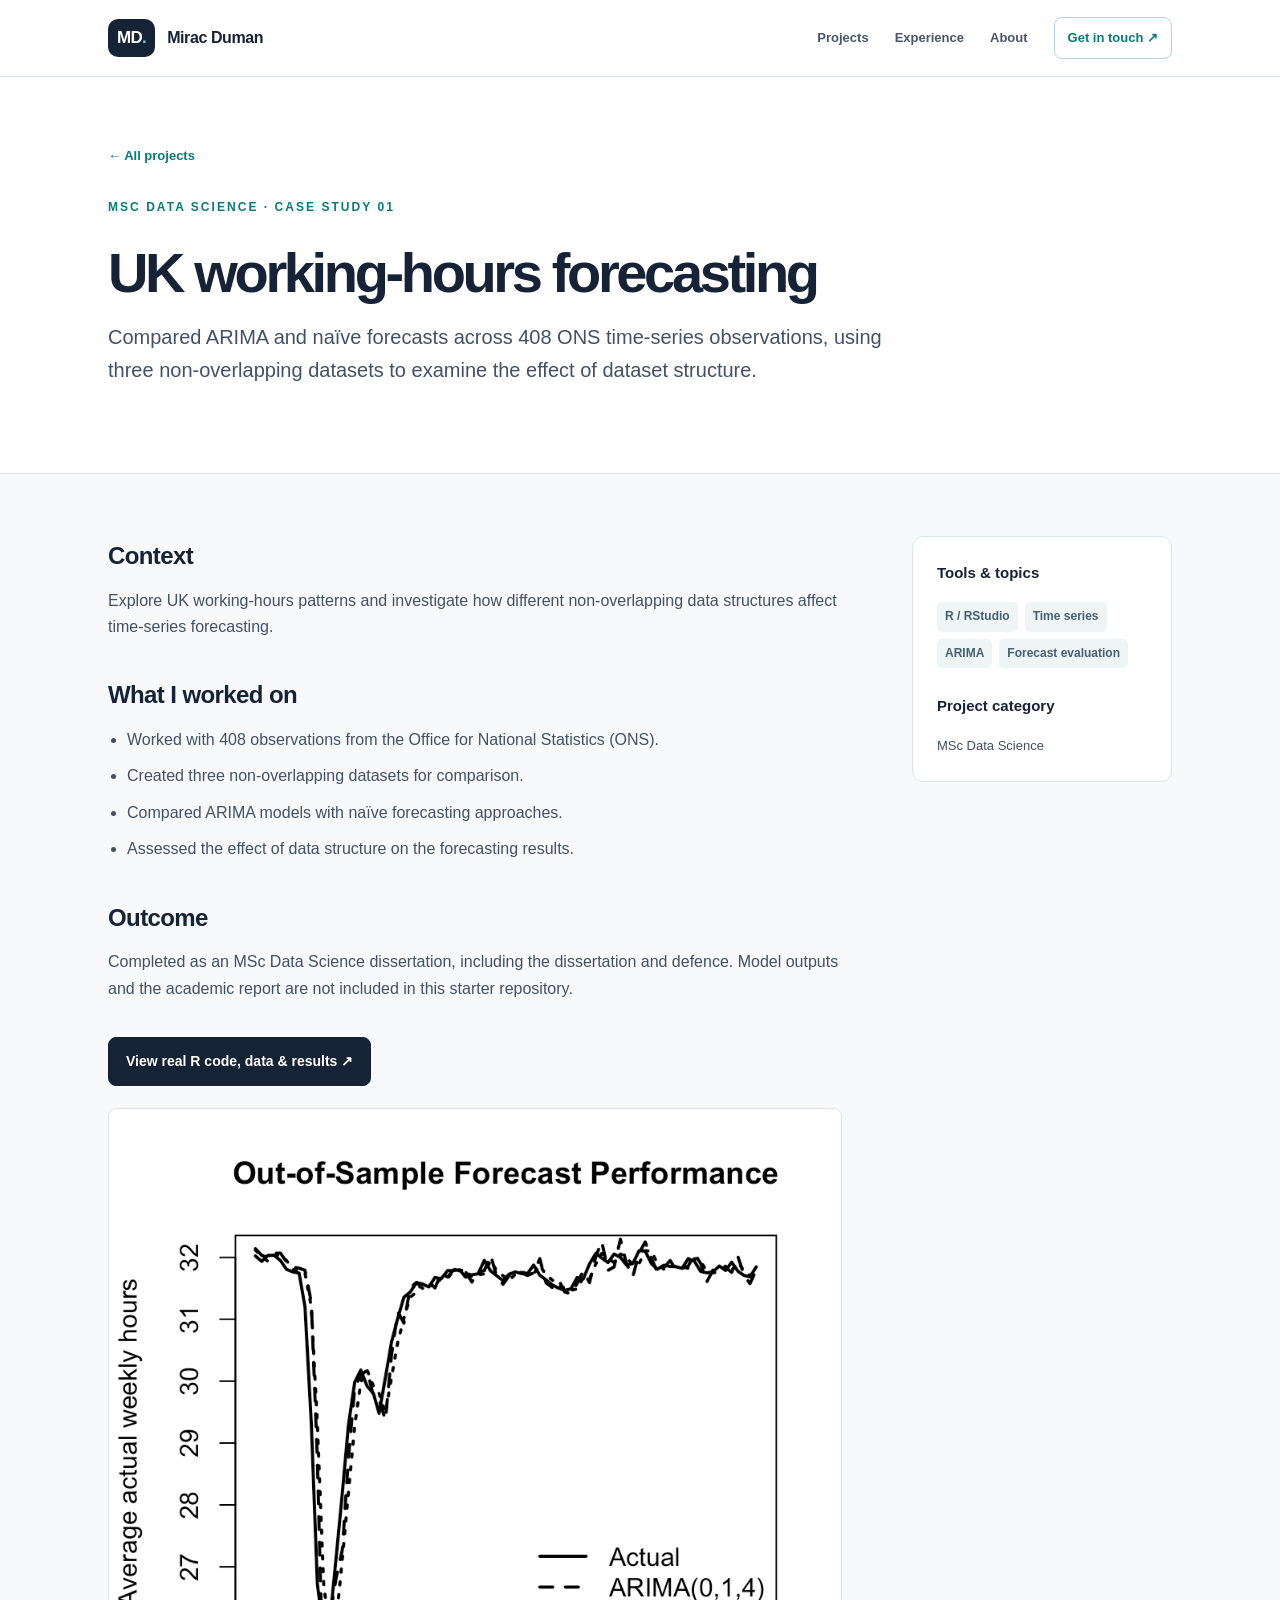
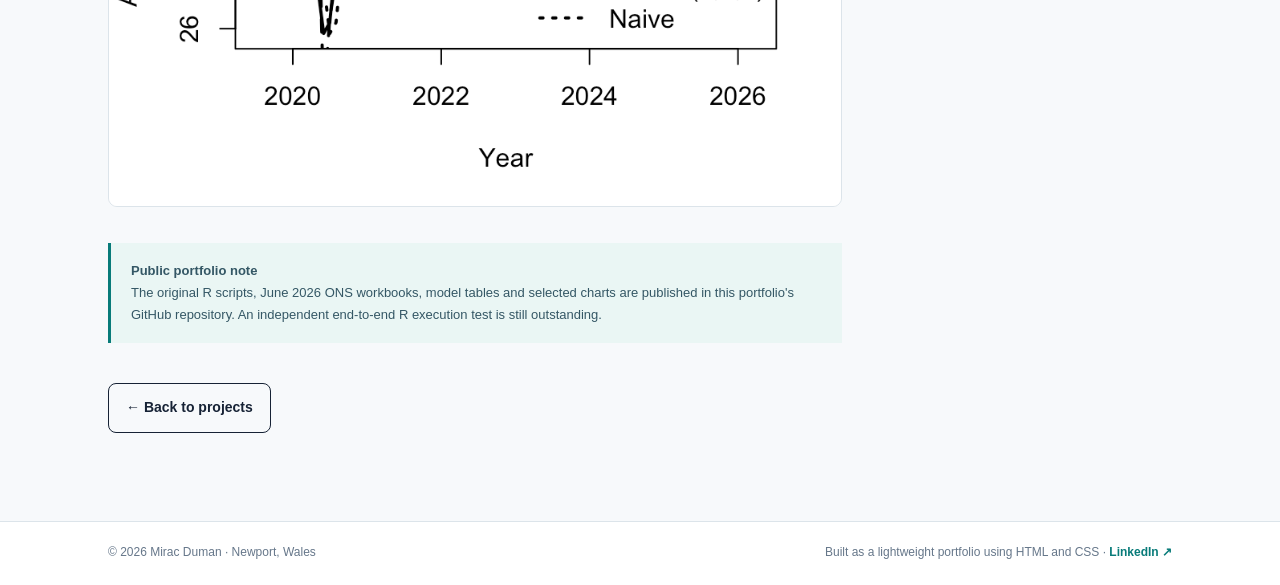
<file: projects/uk-working-hours-forecasting.html>
<!doctype html><html lang="en"><head><meta charset="utf-8"><meta name="viewport" content="width=device-width, initial-scale=1"><meta name="theme-color" content="#f7f9fb"><meta name="description" content="Compared ARIMA and naïve forecasts across 408 ONS time-series observations, using three non-overlapping datasets to examine the effect of dataset structure."><title>UK working-hours forecasting | Mirac Duman</title><link rel="icon" href="../assets/favicon.svg" type="image/svg+xml"><link rel="stylesheet" href="../assets/style.css"></head><body>
<header class="site-header"><div class="container header-inner"><a class="brand" href="../index.html"><span class="brand-mark">MD<span>.</span></span><span>Mirac Duman</span></a><nav aria-label="Main navigation"><a href="../index.html#projects">Projects</a><a href="../index.html#experience">Experience</a><a href="../index.html#about">About</a><a class="nav-contact" href="mailto:mrcdmn03@outlook.com">Get in touch ↗</a></nav></div></header>
<main><section class="case-hero"><div class="container"><a class="back-link" href="../index.html#projects">← All projects</a><div class="eyebrow" style="margin-top:30px">MSC DATA SCIENCE · CASE STUDY 01</div><h1>UK working-hours forecasting</h1><p class="case-subtitle">Compared ARIMA and naïve forecasts across 408 ONS time-series observations, using three non-overlapping datasets to examine the effect of dataset structure.</p></div></section>
<section class="case-section"><div class="container case-layout"><div><div class="case-block"><h2>Context</h2><p>Explore UK working-hours patterns and investigate how different non-overlapping data structures affect time-series forecasting.</p></div><div class="case-block"><h2>What I worked on</h2><ul><li>Worked with 408 observations from the Office for National Statistics (ONS).</li><li>Created three non-overlapping datasets for comparison.</li><li>Compared ARIMA models with naïve forecasting approaches.</li><li>Assessed the effect of data structure on the forecasting results.</li></ul></div><div class="case-block"><h2>Outcome</h2><p>Completed as an MSc Data Science dissertation, including the dissertation and defence. Model outputs and the academic report are not included in this starter repository.</p></div><div style="margin:22px 0"><a class="btn" href="https://github.com/mrcdmn03/mrcdmn03.github.io/tree/main/research/uk-working-hours-forecasting" target="_blank" rel="noopener noreferrer">View real R code, data &amp; results ↗</a></div>
<figure style="margin:0 0 28px"><img src="../research/uk-working-hours-forecasting/figures/forecast_performance_full.png" alt="Original analysis: actual weekly working hours compared with ARIMA and naive forecasts" style="max-width:100%;height:auto;border-radius:9px;border:1px solid #dce4ea"></figure><div class="note"><strong>Public portfolio note</strong><br>The original R scripts, June 2026 ONS workbooks, model tables and selected charts are published in this portfolio's GitHub repository. An independent end-to-end R execution test is still outstanding.</div><div style="margin-top:40px"><a class="btn btn-outline" href="../index.html#projects">← Back to projects</a></div></div><aside class="aside"><h2>Tools &amp; topics</h2><div class="tags"><span class="tag">R / RStudio</span><span class="tag">Time series</span><span class="tag">ARIMA</span><span class="tag">Forecast evaluation</span></div><h2>Project category</h2><p>MSc Data Science</p></aside></div></section></main>
<footer class="site-footer"><div class="container footer-inner"><span>© 2026 Mirac Duman · Newport, Wales</span><span>Built as a lightweight portfolio using HTML and CSS · <a href="https://www.linkedin.com/in/miracduman/" target="_blank" rel="noopener noreferrer">LinkedIn ↗</a></span></div></footer>
</body></html>
</file>
<file: assets/style.css>
:root{--bg:#f7f9fb;--paper:#fff;--ink:#162235;--body:#425166;--soft:#66778a;--stroke:#dce4ea;--accent:#087b79;--accent-dark:#075e5c;--accent-pale:#eaf6f4}
*{box-sizing:border-box}
html{scroll-behavior:smooth}
body{margin:0;background:var(--bg);color:var(--ink);font-family:ui-sans-serif,-apple-system,BlinkMacSystemFont,"Segoe UI",Arial,sans-serif;font-size:16px;line-height:1.65;-webkit-font-smoothing:antialiased}
a{color:inherit}a:focus-visible{outline:3px solid #0faaa3;outline-offset:3px}
.container{max-width:1120px;margin:0 auto;padding-left:28px;padding-right:28px}
.site-header{border-bottom:1px solid var(--stroke);background:rgba(255,255,255,.96)}
.header-inner{min-height:76px;display:flex;align-items:center;justify-content:space-between;gap:22px}
.brand{text-decoration:none;font-weight:750;display:flex;align-items:center;gap:12px;letter-spacing:-.025em}
.brand-mark{background:var(--ink);color:#fff;border-radius:10px;padding:5px 9px;font-size:17px;letter-spacing:-.04em}.brand-mark span{color:#66d4cf}
.site-header nav{display:flex;align-items:center;gap:26px}.site-header nav a{text-decoration:none;font-size:13px;font-weight:650;color:#48556a}
.site-header nav a:hover,.link:hover{color:var(--accent)}
.site-header nav a.nav-contact{color:var(--accent);border:1px solid #b5d8d5;border-radius:8px;padding:9px 13px}
.hero{padding:86px 0 76px;background:linear-gradient(128deg,#f3f7fa 0,#fff 78%)}
.hero-grid{display:grid;grid-template-columns:1.35fr .75fr;gap:70px;align-items:center}
.eyebrow,.section-kicker{text-transform:uppercase;letter-spacing:.17em;color:var(--accent);font-size:12px;font-weight:800}
h1{font-size:clamp(43px,6vw,70px);letter-spacing:-.06em;line-height:1.07;margin:19px 0 24px;font-weight:790}h1 span{color:var(--accent)}
.lead{font-size:19px;line-height:1.65;color:#536175;max-width:665px;margin:0}
.button-row{display:flex;flex-wrap:wrap;gap:11px;margin-top:30px}
.btn{border:1px solid var(--ink);background:var(--ink);color:#fff;padding:12px 17px;border-radius:8px;font-size:14px;font-weight:700;text-decoration:none;display:inline-flex;gap:12px;align-items:center}
.btn:hover{background:#293b52}.btn-outline{color:var(--ink);background:transparent}.btn-outline:hover{background:#edf2f4}
.hero-note{margin-top:25px;color:var(--soft);font-size:13px}
.snapshot{border:1px solid var(--stroke);padding:28px;border-radius:14px;background:#fff;box-shadow:0 12px 37px rgba(18,42,60,.055)}
.snapshot-title{font-size:13px;font-weight:750;margin:0 0 23px;letter-spacing:.03em}
.stat{padding:0 0 21px;margin-bottom:21px;border-bottom:1px solid var(--stroke)}.stat:last-child{padding:0;margin:0;border:0}
.stat strong{display:block;font-size:34px;line-height:1.1;letter-spacing:-.045em}.stat strong em{color:var(--accent);font-style:normal}
.stat span{font-size:13px;color:var(--soft);display:block;margin-top:6px}
.section{padding:78px 0}.section-alt{background:#fff;border-top:1px solid #edf0f2;border-bottom:1px solid #edf0f2}
.section-header{display:flex;align-items:flex-end;justify-content:space-between;gap:30px;margin-bottom:29px}
.section h2{font-size:clamp(30px,4vw,42px);letter-spacing:-.045em;line-height:1.13;margin:12px 0 0}
.section-intro{color:var(--soft);max-width:480px;margin:0}
.project-grid{display:grid;grid-template-columns:repeat(2,minmax(0,1fr));gap:18px}
.project-card{background:#fff;border:1px solid var(--stroke);padding:28px;border-radius:12px;display:flex;flex-direction:column;min-height:263px;transition:transform .18s,border-color .18s}
.project-card:hover{transform:translateY(-3px);border-color:#8bc0bc}
.project-overline{color:var(--accent);font-size:11px;letter-spacing:.11em;font-weight:800;display:flex;justify-content:space-between}
.project-card h3{font-size:22px;line-height:1.25;letter-spacing:-.03em;margin:20px 0 11px}
.project-card p{font-size:14px;line-height:1.65;color:var(--body);margin:0 0 20px}
.tags{display:flex;flex-wrap:wrap;gap:7px;margin-top:auto}.tag{display:inline-flex;background:#eff4f5;border-radius:5px;padding:5px 8px;font-size:11px;color:#426174;font-weight:650}
.card-link{color:var(--accent);font-size:13px;font-weight:800;text-decoration:none;margin-top:22px;display:inline-block;align-self:flex-start}.card-link:hover{text-decoration:underline}
.timeline{display:grid;grid-template-columns:1fr 1fr;gap:18px}
.job{background:var(--bg);border-left:3px solid #80bbb8;padding:24px 26px;border-radius:0 9px 9px 0}
.job h3{font-size:19px;letter-spacing:-.025em;margin:0}.job .meta{font-size:13px;font-weight:650;color:var(--accent);margin:5px 0 14px}
.job p,.about-copy{color:var(--body);font-size:15px;line-height:1.75;margin:0}
.about-grid{display:grid;grid-template-columns:1fr 1fr;gap:70px}.stack-list{display:flex;flex-wrap:wrap;gap:9px;margin-top:20px}.stack-list .tag{padding:8px 10px;font-size:12px}
.info-list{border-top:1px solid var(--stroke);margin-top:19px}.info-row{display:flex;justify-content:space-between;gap:18px;padding:14px 0;border-bottom:1px solid var(--stroke);font-size:14px}
.info-row strong{color:var(--ink)}.info-row span{color:var(--soft);text-align:right}
.cta{margin:0 0 70px}.cta-inner{background:#162a3d;border-radius:15px;color:#fff;padding:42px 49px;display:flex;align-items:center;justify-content:space-between;gap:26px}
.cta h2{font-size:30px;margin:0 0 7px;letter-spacing:-.04em}.cta p{margin:0;color:#b9cdd6}.cta .btn{background:#fff;border-color:#fff;color:#123047;flex-shrink:0}
.site-footer{background:#fff;border-top:1px solid var(--stroke)}.footer-inner{display:flex;justify-content:space-between;gap:20px;padding-top:21px;padding-bottom:23px;color:var(--soft);font-size:12px}.footer-inner a{color:var(--accent);text-decoration:none;font-weight:700}
.case-hero{background:#fff;border-bottom:1px solid var(--stroke);padding:65px 0 60px}.back-link{font-size:13px;font-weight:700;color:var(--accent);text-decoration:none}
.case-hero h1{max-width:900px;font-size:clamp(36px,5vw,56px);margin:25px 0 18px}.case-subtitle{font-size:20px;color:var(--body);max-width:780px;margin:0 0 26px}
.case-section{padding:62px 0 88px}.case-layout{display:grid;grid-template-columns:minmax(0,1fr) 260px;gap:70px}
.case-block{margin:0 0 35px}.case-block h2{font-size:24px;letter-spacing:-.025em;margin:0 0 12px}.case-block p{color:var(--body);margin:0}
.case-block ul{padding-left:19px;color:var(--body);margin:0}.case-block li{margin:0 0 10px}
.aside{background:#fff;border:1px solid var(--stroke);border-radius:11px;padding:24px;align-self:start}.aside h2{font-size:15px;margin:0 0 16px}.aside .tags{margin:0 0 26px}.aside .tag{font-size:12px}.aside p{font-size:13px;color:var(--body);line-height:1.65;margin:0}
.note{border-left:3px solid var(--accent);background:var(--accent-pale);padding:17px 20px;color:#345765;font-size:13px;line-height:1.7;margin-top:25px}
@media(max-width:800px){.hero-grid,.about-grid,.case-layout{grid-template-columns:1fr;gap:32px}.hero{padding:65px 0}.snapshot{max-width:550px}.section{padding:64px 0}.section-header{display:block}.section-intro{margin-top:17px}.timeline{grid-template-columns:1fr}.cta-inner{display:block}.cta .btn{margin-top:23px}.case-hero{padding:48px 0}}
@media(max-width:600px){.container{padding-left:19px;padding-right:19px}.header-inner{align-items:flex-start;padding-top:16px;padding-bottom:16px;display:block}.site-header nav{margin-top:14px;flex-wrap:wrap;gap:13px}.site-header nav a{font-size:12px}.site-header nav a.nav-contact{padding:5px 9px}.project-grid{grid-template-columns:1fr}.project-card{min-height:0}.lead{font-size:17px}.snapshot{padding:22px}.cta-inner{padding:27px}.footer-inner{display:block}.footer-inner>span{display:block;margin:0 0 7px}.section h2{font-size:31px}}
@media(prefers-reduced-motion:reduce){html{scroll-behavior:auto}.project-card{transition:none}.project-card:hover{transform:none}}
</file>
